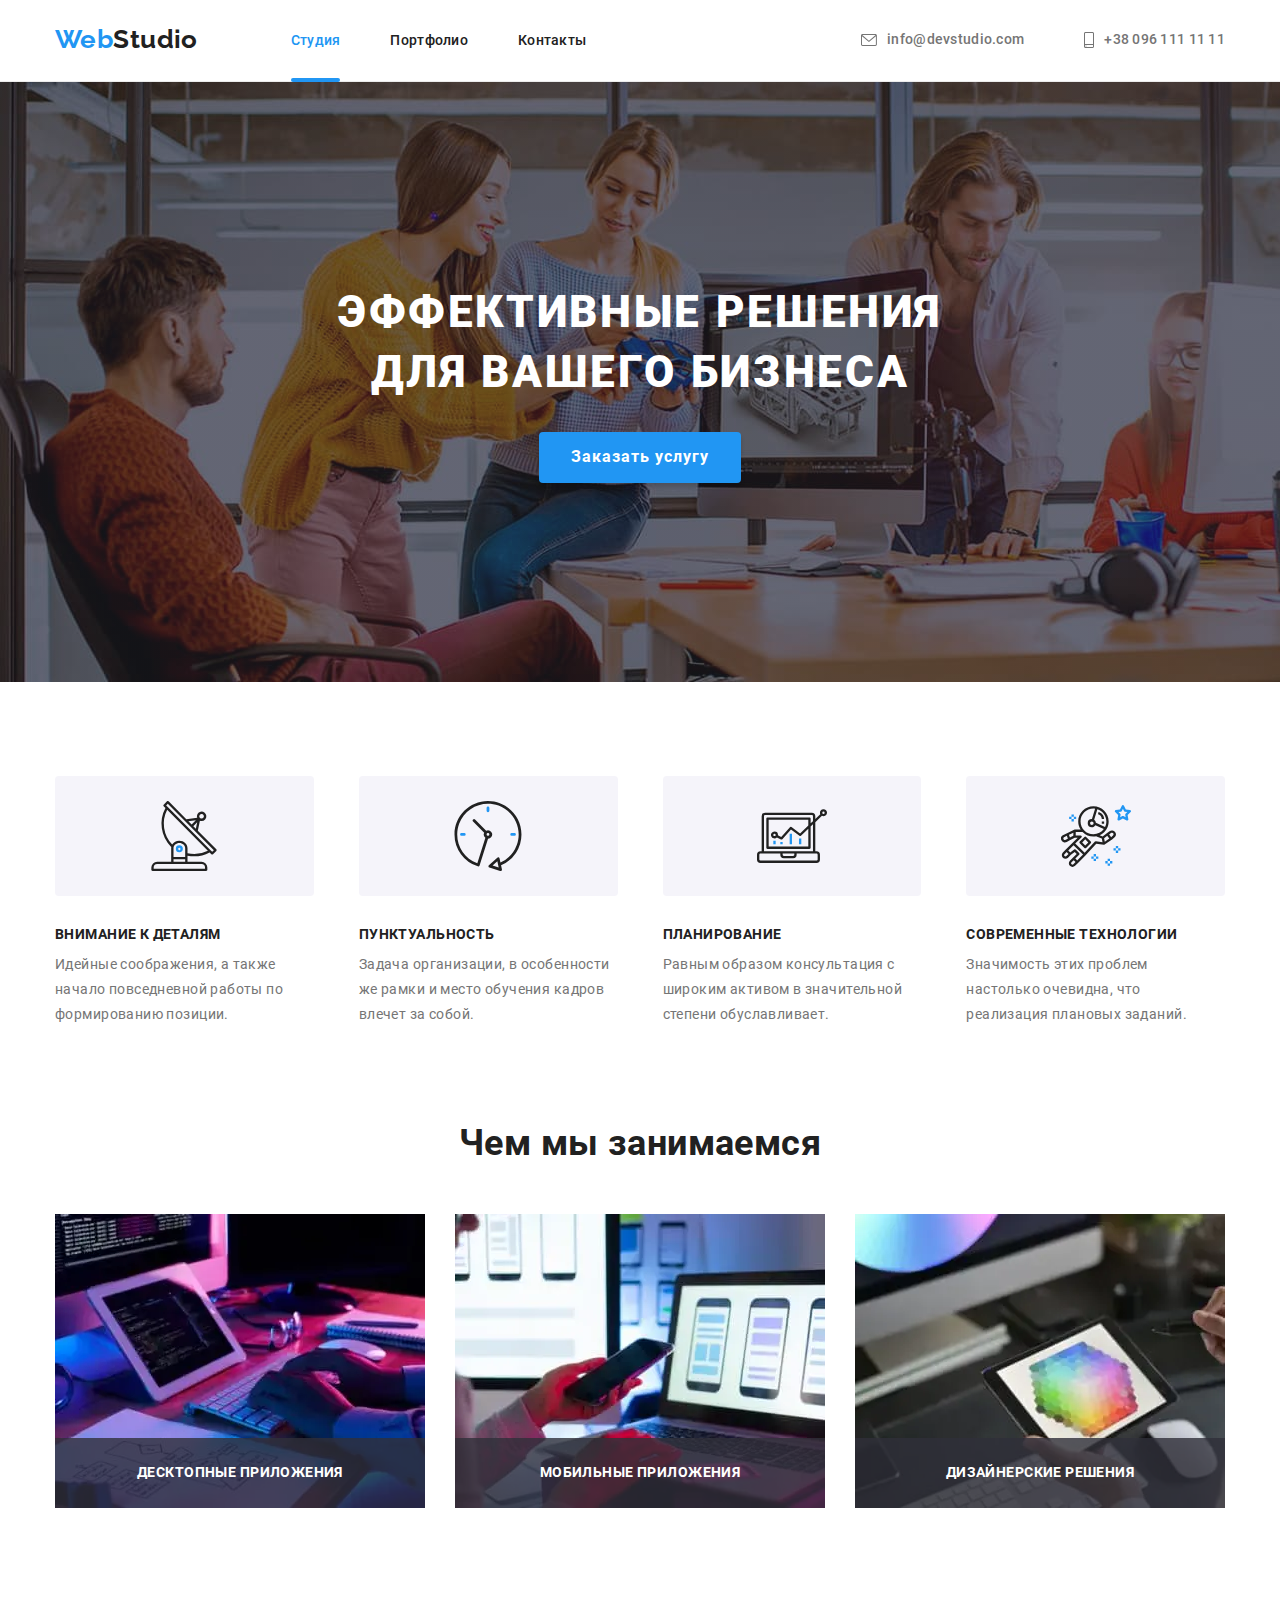
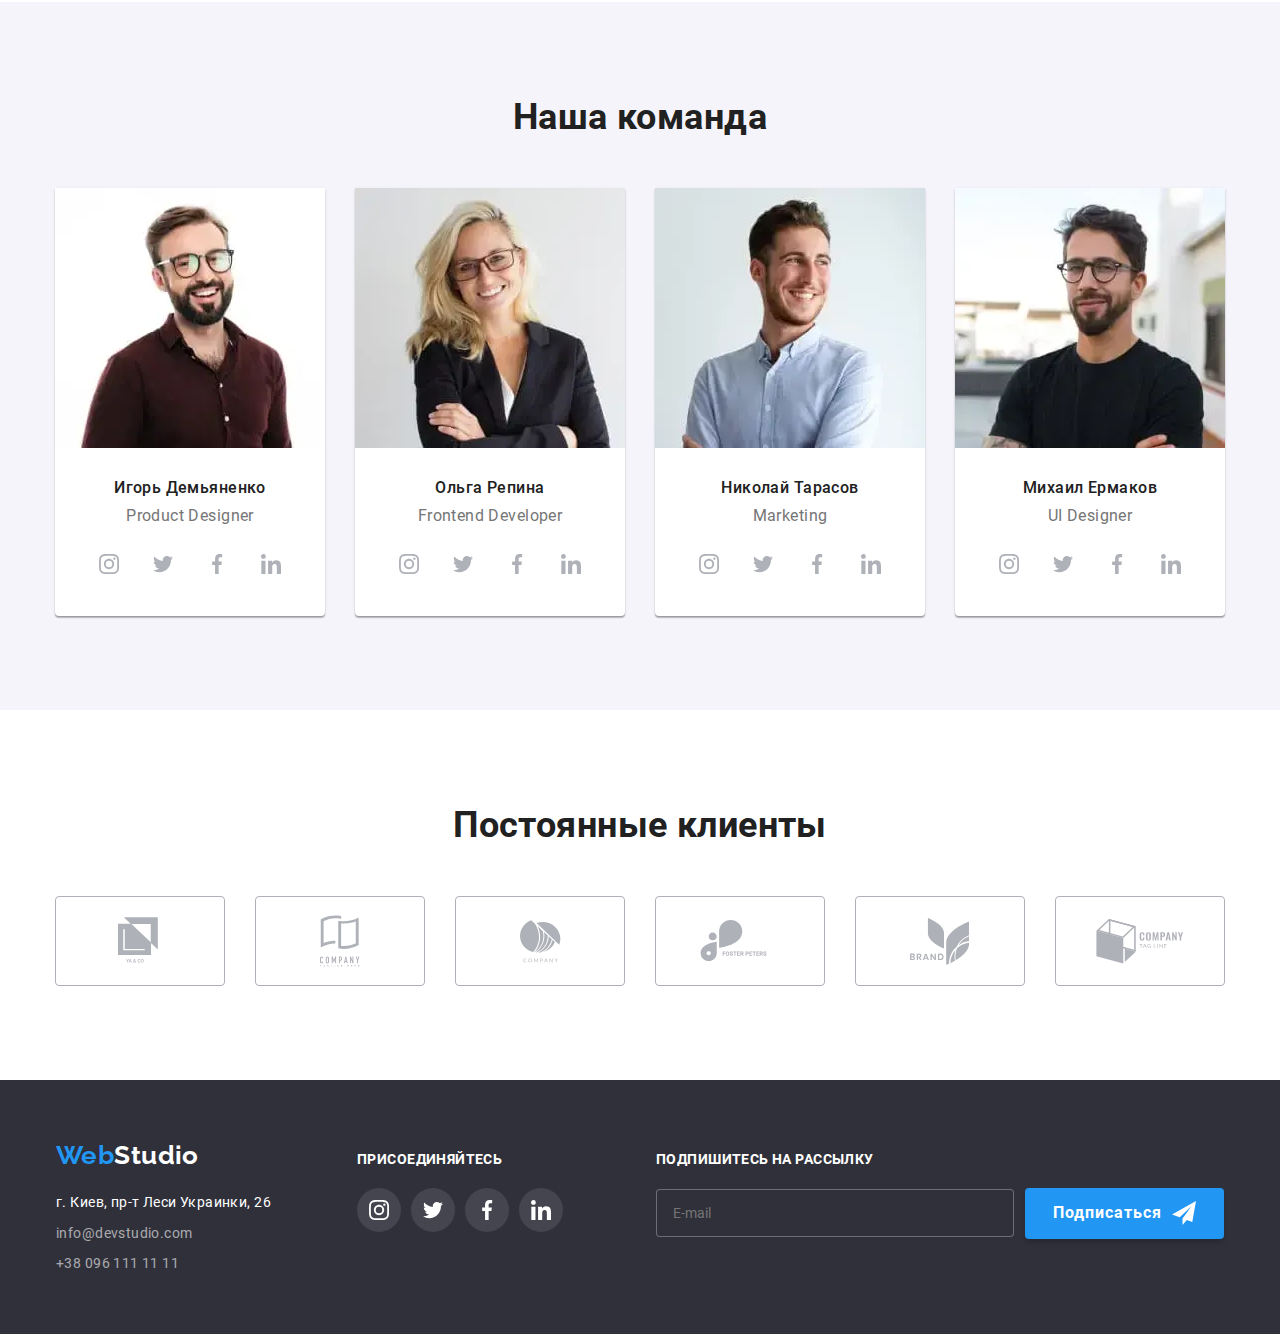
<file: index.html>
<!DOCTYPE html>
<html lang="ru">

<head>
  <meta charset="UTF-8" />
  <meta name="viewport" content="width=device-width, initial-scale=1.0" />
  <title>Студия</title>
  <link rel="stylesheet" href="./css/main.min.css" />
</head>

<body class="page">
  <header class="header">
    <div class="container header-container">
      <nav class="navigation">
        <a href="./" lang="en" class="logo__top link">Web<span class="logo__top--color">Studio</span></a>
        <button type="button" class="menu__btn" aria-expanded="false" aria-controls="menu__container" data-menu-button>
          <svg width="40" height="40" aria-label="Переключатель меню">
            <use class="menu__icon" href="./images/sprite.svg#icon-mobmenu"></use>
            <use class="menu__icon-close" href="./images/sprite.svg#icon-close-mobmenu"></use>
          </svg>
        </button>

        <div class="menu__container" id="menu__container" data-menu>
          <ul class="navbar list">
            <li class="navbar__item">
              <a href="./" class="navbar__link link current">Студия</a></li>
            <li class="navbar__item"><a href="./portfolio.html" class="navbar__link link">Портфолио</a></li>
            <li class="navbar__item"><a href="#anc-footer" class="navbar__link link">Контакты</a></li>
          </ul>


          <ul class="top-contacts list">
            <li class="top-contacts__item">
              <a href="mailto:info@devstudio.com" class="top-contacts__link  link flex">
                <svg class="top-contacts__icon" width="16px" height="12px">
                  <use href="./images/sprite.svg#icon-envelope"></use>
                </svg>info@devstudio.com</a></li>
            <li class="top-contacts__item"><a href="tel:+380961111111" class="top-contacts__link link  flex"><svg
                  class="top-contacts__icon" width="10px" height="16px">
                  <use href="./images/sprite.svg#icon-smartphone"></use>
                </svg>+38 096 111 11 11</a></li>
          </ul>
        </div>
      </nav>
    </div>
  </header>
  <main class="main">

    <section class="hero">
      <div class="container hero-container">
        <h1 class="hero__title">
          Эффективные решения для вашего бизнеса
        </h1>

        <button data-modal-open type="button" class="button hero__button">Заказать услугу</button>
      </div>
    </section>

    <section class="features">
      <div class="container features-container">
        <ul class="features__list  list">
          <li class="features__item item">
            <h3 class="features__title">Внимание к деталям</h3>
            <p class="features__text">
              Идейные соображения, а также начало повседневной работы по
              формированию позиции.
            </p>
          </li>
          <li class="features__item item">
            <h3 class="features__title">Пунктуальность</h3>
            <p class="features__text">
              Задача организации, в особенности же рамки и место обучения кадров
              влечет за собой.
            </p>
          </li>
          <li class="features__item  item">
            <h3 class="features__title">Планирование</h3>
            <p class="features__text">
              Равным образом консультация с широким активом в значительной
              степени обуславливает.
            </p>
          </li>
          <li class="features__item  item">
            <h3 class="features__title">Современные технологии</h3>
            <p class="features__text">
              Значимость этих проблем настолько очевидна, что реализация
              плановых заданий.
            </p>
          </li>
        </ul>
      </div>
    </section>



    <section class="section work">
      <div class="container work-container">
        <h2 class="work__title  section__title">Чем мы занимаемся</h2>
        <ul class="work__list list flex">
          <li class="work__item item">
            <div class="work__thumb">
              <picture>
                <source srcset="./images/box1.webp 1x, ./images/box1@2x.webp 2x" type="image/webp"
                  media="(min-width: 1200px)" />
                <source srcset="./images/box1.jpg 1x, ./images/box1@2x.jpg 2x" media="(min-width: 1200px)" />
                <img src="./images/box1.jpg" alt="Человек работает за компютером" width="370" />
              </picture>
              <p class="work__subtitle">Десктопные приложения</p>
            </div>
          </li>


          <li class="work__item item">
            <div class="work__thumb">
              <picture>
                <source srcset="./images/box2.webp 1x, ./images/box2@2x.webp 2x" type="image/webp"
                  media="(min-width: 1200px)" />
                <source srcset="./images/box2.jpg 1x, ./images/box2@2x.jpg 2x" media="(min-width: 1200px)" />
                <img src="./images/box2.jpg" alt="Мобильный телефон на фоне ноутбука" width="370" />
              </picture>
              <p class="work__subtitle">Мобильные приложения</p>
            </div>
          </li>
          <li class="work__item item">
            <div class="work__thumb">
              <picture>
                <source srcset="./images/box3.webp 1x, ./images/box3@2x.webp 2x" type="image/webp"
                  media="(min-width: 1200px)" />
                <source srcset="./images/box3.jpg 1x, ./images/box3@2x.jpg 2x" media="(min-width: 1200px)" />
                <img src="./images/box3.jpg" alt="Человек рассматривает палитру цветов на планшете" width="370" />
              </picture>
              <p class="work__subtitle">Дизайнерские решения</p>
            </div>
          </li>
        </ul>
      </div>

    </section>


    <section class="section team">
      <div class="container team-container">
        <h2 class="section__title team__title">Наша команда</h2>
        <ul class="team__list   list">
          <li class="team__item  item">
            <picture>
              <source srcset="./images/team1.webp 1x, ./images/team1@2x.webp 2x" type="image/webp"
                media="(min-width: 1200px)" />
              <source srcset="./images/team1-tablet.webp 1x, ./images/team1-tablet@2x.webp 2x" type="image/webp"
                media="(min-width: 768px)" />
              <source srcset="./images/team1-mobile.webp 1x, ./images/team1-mobile@2x.webp 2x" type="image/webp"
                media="(max-width: 767px)" />
              <source srcset="./images/team1.jpg 1x, ./images/team1@2x.jpg 2x" media="(min-width: 1200px)" />
              <source srcset="./images/team1-tablet.jpg 1x, ./images/team1-tablet@2x.jpg 2x"
                media="(min-width: 768px)" />
              <source srcset="./images/team1-mobile.jpg 1x, ./images/team1-mobile@2x.jpg 2x"
                media="(max-width: 767px)" />
              <img src="./images/team1.jpg" alt="Фото Демьяненко" />
            </picture>
            <div class="team__about">
              <h3 class="team__header">Игорь Демьяненко</h3>
              <p class="team__skill">Product Designer</p>
              <ul class="social	list">
                <li class="social__item">
                  <a href="https://instagram.com/" class="social__link link" target="_blank" rel="noopener noreferrer"
                    aria-label="ссылка Инстаграм">
                    <svg class="social__icon">
                      <use href="./images/sprite.svg#icon-instagram"></use>
                    </svg>
                  </a>
                </li>
                <li class="social__item">
                  <a href="https://twitter.com/" class="social__link link" target="_blank" rel="noopener noreferrer"
                    aria-label="ссылка Твиттер">
                    <svg class="social__icon">
                      <use href="./images/sprite.svg#icon-twitter"></use>
                    </svg>
                  </a>
                </li>
                <li class="social__item">
                  <a href="https://facebook.com/" class="social__link link" target="_blank" rel="noopener noreferrer"
                    aria-label="ссылка Фейсбук">
                    <svg class="social__icon">
                      <use href="./images/sprite.svg#icon-facebook"></use>
                    </svg>
                  </a>
                </li>
                <li class="social__item">
                  <a href="https://linkedin.com/" class="social__link link" target="_blank" rel="noopener noreferrer"
                    aria-label="ссылка Линкедин">
                    <svg class="social__icon">
                      <use href="./images/sprite.svg#icon-linkedin"></use>
                    </svg>
                  </a>
                </li>
              </ul>

            </div>
          </li>
          <li class="team__item  item">
            <picture>
              <source srcset="./images/team2.webp 1x, ./images/team2@2x.webp 2x" type="image/webp"
                media="(min-width: 1200px)" />
              <source srcset="./images/team2-tablet.webp 1x, ./images/team2-tablet@2x.webp 2x" type="image/webp"
                media="(min-width: 768px)" />
              <source srcset="./images/team2-mobile.webp 1x, ./images/team2-mobile@2x.webp 2x" type="image/webp"
                media="(max-width: 767px)" />
              <source srcset="./images/team2.jpg 1x, ./images/team2@2x.jpg 2x" media="(min-width: 1200px)" />
              <source srcset="./images/team2-tablet.jpg 1x, ./images/team2-tablet@2x.jpg 2x"
                media="(min-width: 768px)" />
              <source srcset="./images/team2-mobile.jpg 1x, ./images/team2-mobile@2x.jpg 2x"
                media="(max-width: 767px)" />
              <img src="./images/team2.jpg" alt="Фото Репина" />
            </picture>
            <div class="team__about">
              <h3 class="team__header">Ольга Репина</h3>
              <p class="team__skill">Frontend Developer</p>
              <ul class="social	list">
                <li class="social__item">
                  <a href="https://instagram.com/" class="social__link link" target="_blank" rel="noopener noreferrer"
                    aria-label="ссылка Инстаграм">
                    <svg class="social__icon">
                      <use href="./images/sprite.svg#icon-instagram"></use>
                    </svg>
                  </a>
                </li>
                <li class="social__item">
                  <a href="https://twitter.com/" class="social__link link" target="_blank" rel="noopener noreferrer"
                    aria-label="ссылка Твиттер">
                    <svg class="social__icon">
                      <use href="./images/sprite.svg#icon-twitter"></use>
                    </svg>
                  </a>
                </li>
                <li class="social__item">
                  <a href="https://facebook.com/" class="social__link link" target="_blank" rel="noopener noreferrer"
                    aria-label="ссылка Фейсбук">
                    <svg class="social__icon">
                      <use href="./images/sprite.svg#icon-facebook"></use>
                    </svg>
                  </a>
                </li>
                <li class="social__item">
                  <a href="https://linkedin.com/" class="social__link link" target="_blank" rel="noopener noreferrer"
                    aria-label="ссылка Линкедин">
                    <svg class="social__icon">
                      <use href="./images/sprite.svg#icon-linkedin"></use>
                    </svg>
                  </a>
                </li>
              </ul>

            </div>
          </li>
          <li class="team__item  item">
            <picture>
              <source srcset="./images/team3.webp 1x, ./images/team3@2x.webp 2x" type="image/webp"
                media="(min-width: 1200px)" />
              <source srcset="./images/team3-tablet.webp 1x, ./images/team3-tablet@2x.webp 2x" type="image/webp"
                media="(min-width: 768px)" />
              <source srcset="./images/team3-mobile.webp 1x, ./images/team3-mobile@2x.webp 2x" type="image/webp"
                media="(max-width: 767px)" />
              <source srcset="./images/team3.jpg 1x, ./images/team3@2x.jpg 2x" media="(min-width: 1200px)" />
              <source srcset="./images/team3-tablet.jpg 1x, ./images/team3-tablet@2x.jpg 2x"
                media="(min-width: 768px)" />
              <source srcset="./images/team3-mobile.jpg 1x, ./images/team3-mobile@2x.jpg 2x"
                media="(max-width: 767px)" />
              <img src="./images/team3.jpg" alt="Фото Тарасова" />
            </picture>
            <div class="team__about">
              <h3 class="team__header">Николай Тарасов</h3>
              <p class="team__skill">Marketing</p>
              <ul class="social	list">
                <li class="social__item">
                  <a href="https://instagram.com/" class="social__link link" target="_blank" rel="noopener noreferrer"
                    aria-label="ссылка Инстаграм">
                    <svg class="social__icon">
                      <use href="./images/sprite.svg#icon-instagram"></use>
                    </svg>
                  </a>
                </li>
                <li class="social__item">
                  <a href="https://twitter.com/" class="social__link link" target="_blank" rel="noopener noreferrer"
                    aria-label="ссылка Твиттер">
                    <svg class="social__icon">
                      <use href="./images/sprite.svg#icon-twitter"></use>
                    </svg>
                  </a>
                </li>
                <li class="social__item">
                  <a href="https://facebook.com/" class="social__link link" target="_blank" rel="noopener noreferrer"
                    aria-label="ссылка Фейсбук">
                    <svg class="social__icon">
                      <use href="./images/sprite.svg#icon-facebook"></use>
                    </svg>
                  </a>
                </li>
                <li class="social__item">
                  <a href="https://linkedin.com/" class="social__link link" target="_blank" rel="noopener noreferrer"
                    aria-label="ссылка Линкедин">
                    <svg class="social__icon">
                      <use href="./images/sprite.svg#icon-linkedin"></use>
                    </svg>
                  </a>
                </li>
              </ul>
            </div>
          </li>
          <li class="team__item  item">
            <picture>
              <source srcset="./images/team4.webp 1x, ./images/team4@2x.webp 2x" type="image/webp"
                media="(min-width: 1200px)" />
              <source srcset="./images/team4-tablet.webp 1x, ./images/team4-tablet@2x.webp 2x" type="image/webp"
                media="(min-width: 768px)" />
              <source srcset="./images/team4-mobile.webp 1x, ./images/team4-mobile@2x.webp 2x" type="image/webp"
                media="(max-width: 767px)" />
              <source srcset="./images/team4.jpg 1x, ./images/team4@2x.jpg 2x" media="(min-width: 1200px)" />
              <source srcset="./images/team4-tablet.jpg 1x, ./images/team4-tablet@2x.jpg 2x"
                media="(min-width: 768px)" />
              <source srcset="./images/team4-mobile.jpg 1x, ./images/team4-mobile@2x.jpg 2x"
                media="(max-width: 767px)" />
              <img src="./images/team4.jpg" alt="Фото Михаила Ермакова" />
            </picture>
            <div class="team__about">
              <h3 class="team__header">Михаил Ермаков</h3>
              <p class="team__skill">UI Designer</p>
              <ul class="social	list">
                <li class="social__item">
                  <a href="https://instagram.com/" class="social__link link" target="_blank" rel="noopener noreferrer"
                    aria-label="ссылка Инстаграм">
                    <svg class="social__icon">
                      <use href="./images/sprite.svg#icon-instagram"></use>
                    </svg>
                  </a>
                </li>
                <li class="social__item">
                  <a href="https://twitter.com/" class="social__link link" target="_blank" rel="noopener noreferrer"
                    aria-label="ссылка Твиттер">
                    <svg class="social__icon">
                      <use href="./images/sprite.svg#icon-twitter"></use>
                    </svg>
                  </a>
                </li>
                <li class="social__item">
                  <a href="https://facebook.com/" class="social__link link" target="_blank" rel="noopener noreferrer"
                    aria-label="ссылка Фейсбук">
                    <svg class="social__icon">
                      <use href="./images/sprite.svg#icon-facebook"></use>
                    </svg>
                  </a>
                </li>
                <li class="social__item">
                  <a href="https://linkedin.com/" class="social__link link" target="_blank" rel="noopener noreferrer"
                    aria-label="ссылка Линкедин">
                    <svg class="social__icon">
                      <use href="./images/sprite.svg#icon-linkedin"></use>
                    </svg>
                  </a>
                </li>
              </ul>
            </div>
          </li>
        </ul>
      </div>
    </section>

    <section class="section clients">
      <div class="container clients-container">
        <h2 class="section__title clients__title">Постоянные клиенты</h2>
        <ul class="clients__list list">
          <li class="clients__item">
            <a href="#" class="clients__link link">
              <svg class="clients__icon" width="44px" height="49px">
                <use href="./images/sprite.svg#icon-client1"></use>
              </svg>
            </a>
          </li>
          <li class="clients__item">
            <a href="#" class="clients__link link"><svg class="clients__icon" width="40px" height="52px">
                <use href="./images/sprite.svg#icon-client2"></use>
              </svg>
            </a>
          </li>
          <li class="clients__item">
            <a href="#" class="clients__link link"><svg class="clients__icon" width="41px" height="43px">
                <use href="./images/sprite.svg#icon-client3"></use>
              </svg>
            </a>
          </li>
          <li class="clients__item">
            <a href="#" class="clients__link link"><svg class="clients__icon" width="80px" height="42px">
                <use href="./images/sprite.svg#icon-client4"></use>
              </svg>
            </a>
          </li>
          <li class="clients__item">
            <a href="#" class="clients__link link"><svg class="clients__icon" width="59px" height="47px">
                <use href="./images/sprite.svg#icon-client5"></use>
              </svg>
            </a>
          </li>
          <li class="clients__item">
            <a href="#" class="clients__link link"><svg class="clients__icon" width="88px" height="45px">
                <use href="./images/sprite.svg#icon-client6"></use>
              </svg>
            </a>
          </li>
        </ul>
      </div>
    </section>
  </main>


  <footer class="footer" id="anc-footer">
    <div class="container footer__container">
      <div class="address-container">
        <a href="./index.html" lang="en" class="logo__footer link">Web<span
            class="logo__footer--color">Studio</span></a>
        <address class="address">
          <ul class="contacts list">
            <li class="contacts__item">
              <a href="https://goo.gl/maps/YJkknToCqmc79AdV9" class="contacts__item--map  link">г. Киев, пр-т Леси
                Украинки,
                26</a>
            </li>
            <li class="contacts__item"><a href="mailto:info@devstudio.com"
                class="contacts__item--color  link">info@devstudio.com</a></li>
            <li class="contacts__item"><a href="tel:+380961111111" class="contacts__item--color link">+38 096 111 11
                11</a>
            </li>
          </ul>
        </address>
      </div>

      <div class="social-container">
        <b class="footer__title">Присоединяйтесь</b>
        <ul class="social__list list">
          <li class="social__item--footer">
            <a href="#" class="social__link link">
              <svg class="social__icon">
                <use href="./images/sprite.svg#icon-instagram"></use>
              </svg>
            </a>
          </li>
          <li class="social__item--footer">
            <a href="#" class="social__link link">
              <svg class="social__icon">
                <use href="./images/sprite.svg#icon-twitter"></use>
              </svg>
            </a>
          </li>
          <li class="social__item--footer">
            <a href="#" class="social__link link">
              <svg class="social__icon">
                <use href="./images/sprite.svg#icon-facebook"></use>
              </svg>
            </a>
          </li>
          <li class="social__item--footer">
            <a href="#" class="social__link link">
              <svg class="social__icon">
                <use href="./images/sprite.svg#icon-linkedin"></use>
              </svg>
            </a>
          </li>
        </ul>
      </div>

      <div class="subscribe">
        <form class="subscribe__form">

          <label for="sub-mail" class="subscribe__label">
            <b class="footer__title">Подпишитесь на рассылку</b>
          </label>
          <input type="email" name="user-mail" id="sub-mail" class="subscribe__input" placeholder="E-mail" required />
          <button type="submit" class="button"><span>Подписаться</span>
            <svg width="24px" height="24px" class="subscribe__icon">
              <use href="./images/sprite.svg#icon-footer-subscribe"></use>
            </svg>
          </button>
        </form>
      </div>
    </div>
  </footer>


  <div class="backdrop is-hidden" data-modal>
    <div class="modal">
      <div class="modal-icon">
        <button class="modal__close-button" data-modal-close>
          <svg class="modal__close-icon">
            <use href="./images/sprite.svg#icon-modal-close"></use>
          </svg>
        </button>
      </div>

      <form class="modal__form">
        <p class="modal__title">Оставьте свои данные, мы вам перезвоним</p>

        <div class="block-input">
          <label for="name">Имя</label>
          <div class="input-svg">
            <input type="text" name="name" id="name" class="modal__input" />
            <svg width="12" height="12" class="modal__icon">
              <use href="./images/sprite.svg#icon-modal-name"></use>
            </svg>
          </div>
        </div>

        <div class="block-input">
          <label for="tel">Телефон</label>
          <div class="input-svg">
            <input type="tel" name="tel" id="tel" class="modal__input" />
            <svg width="13" height="13" class="modal__icon">
              <use href="./images/sprite.svg#icon-modal-phone"></use>
            </svg>
          </div>
        </div>
        <div class="block-input">
          <label for="email">Почта</label>
          <div class="input-svg">
            <input type="email" name="email" id="email" class="modal__input" />
            <svg width="15" height="12" class="modal__icon">
              <use href="./images/sprite.svg#icon-modal-mail"></use>
            </svg>
          </div>
        </div>
        <div class="block-input">
          <label for="comment">Комментарий</label>
          <textarea name="comment" id="comment" placeholder="Введите текст"></textarea>
        </div>

        <div class="form-check">
          <label class="form-checkbox">
            <input type="checkbox" name="chekckbox" class="form-checkbox-input visually-hidden" />
            <span class="form-checkbox-custom"></span>
            <span class="form-checkbox-label">Соглашаюсь с рассылкой и принимаю
              <a href="#" class="form-checkbox-link">Условия договора</a>
            </span>
          </label>
        </div>
        <div class="modal__button">
          <button type="submit" class="button modal__submit">Отправить</button>
        </div>
      </form>

    </div>
  </div>
  <script src="./js/menu.js"></script>
  <script src="./js/modal.js"></script>
</body>

</html>
</file>
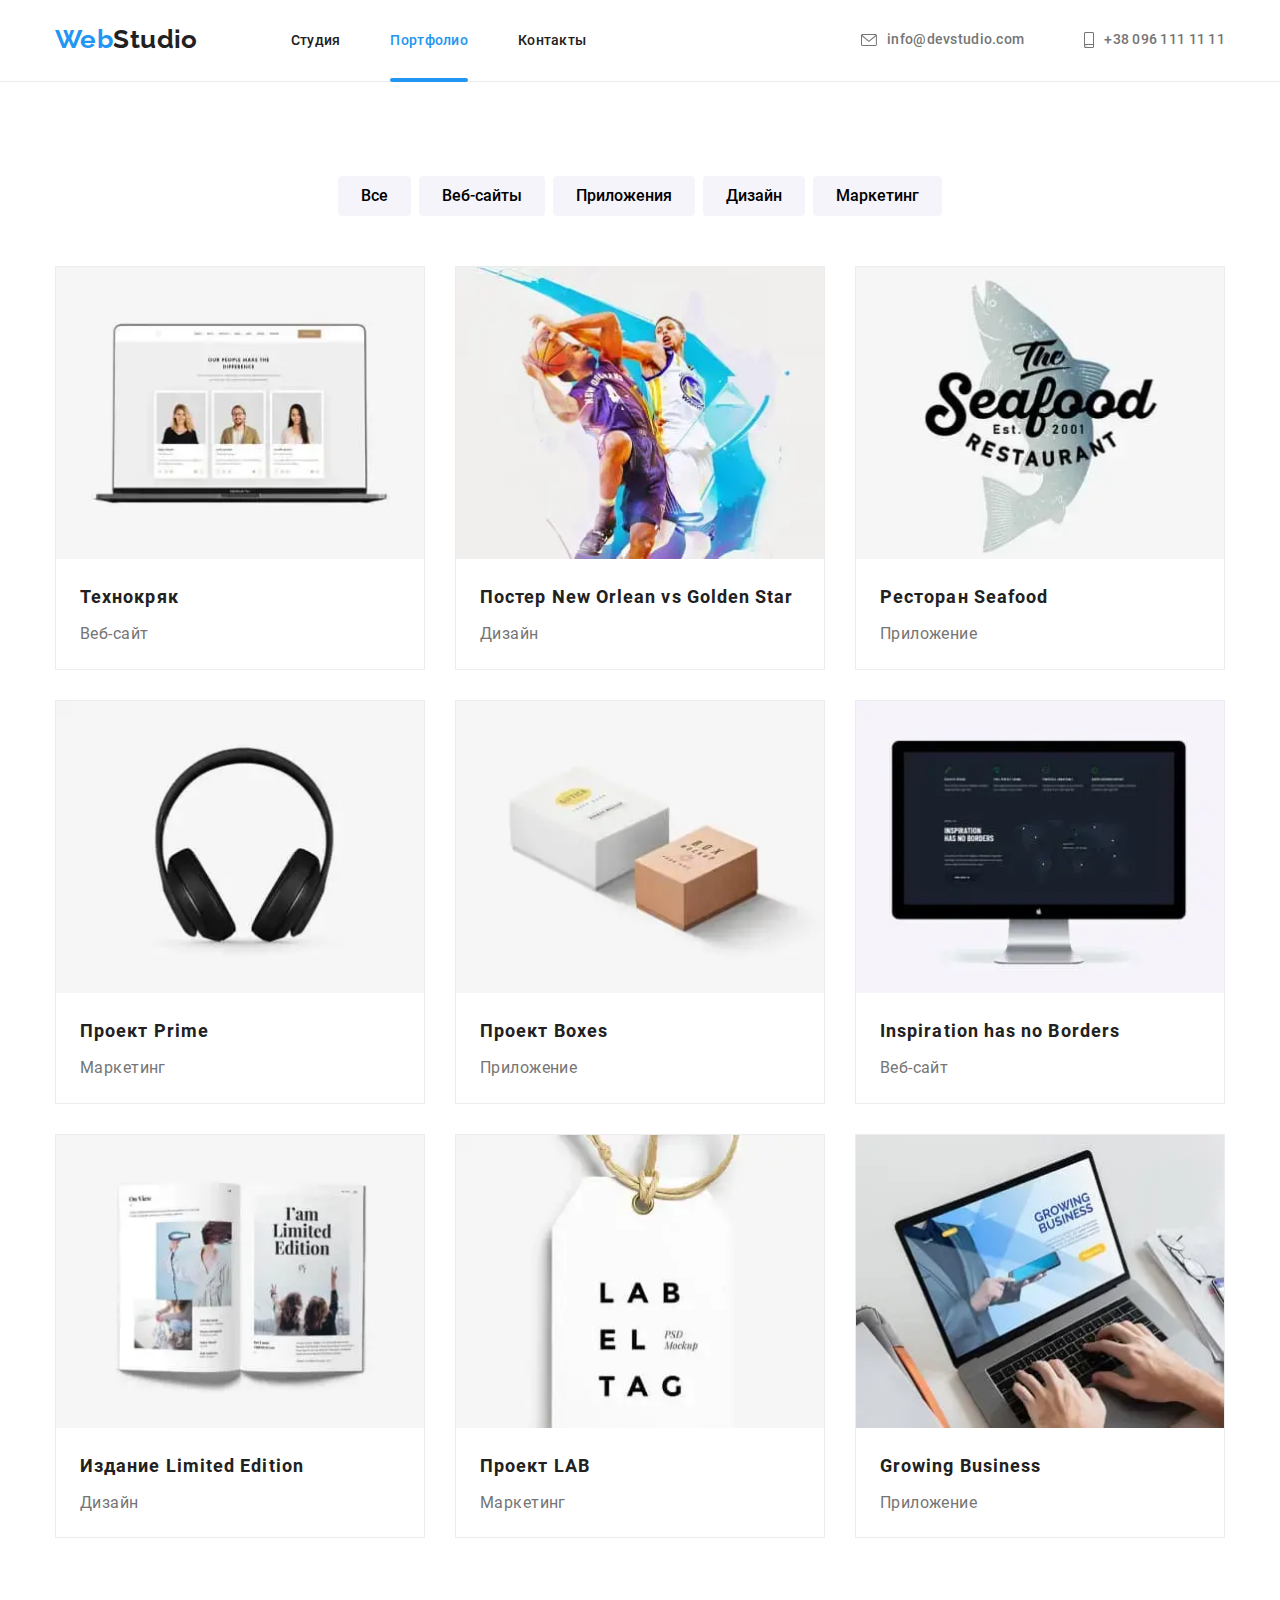
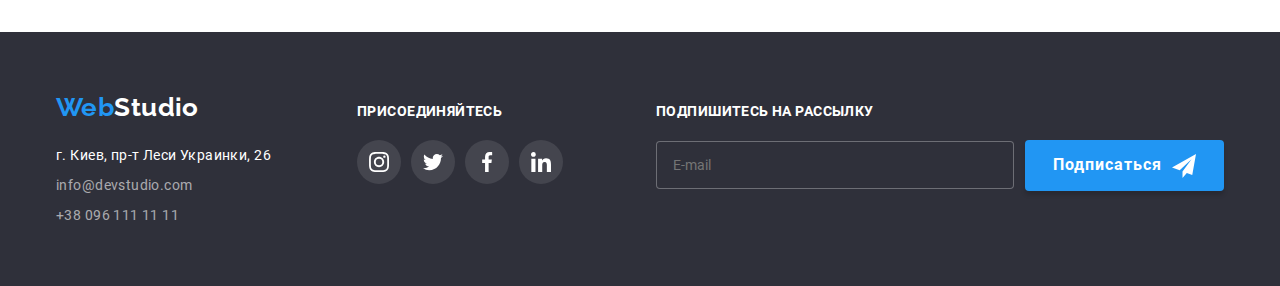
<file: portfolio.html>
<!DOCTYPE html>
<html lang="ru">

<head>
    <meta charset="UTF-8" />
    <meta name="viewport" content="width=device-width, initial-scale=1.0" />
    <title>Студия</title>
    <link rel="stylesheet" href="./css/portfolio.min.css" />
</head>

<body class="page">

    <!-- Шапка сайта -->
<header class="header">
    <div class="container header-container">
        <nav class="navigation">
            <a href="./" lang="en" class="logo__top link">Web<span class="logo__top--color">Studio</span></a>
            <button type="button" class="menu__btn" aria-expanded="false" aria-controls="menu__container"
                data-menu-button>
                <svg width="40" height="40" aria-label="Переключатель меню">
                    <use class="menu__icon" href="./images/sprite.svg#icon-mobmenu"></use>
                    <use class="menu__icon-close" href="./images/sprite.svg#icon-close-mobmenu"></use>
                </svg>
            </button>

            <div class="menu__container" id="menu__container" data-menu>
                <ul class="navbar list">
                    <li class="navbar__item">
                        <a href="./" class="navbar__link link">Студия</a></li>
                    <li class="navbar__item"><a href="./portfolio.html" class="navbar__link link current">Портфолио</a></li>
                    <li class="navbar__item"><a href="#anc-footer" class="navbar__link link">Контакты</a></li>
                </ul>


                <ul class="top-contacts list">
                    <li class="top-contacts__item">
                        <a href="mailto:info@devstudio.com" class="top-contacts__link  link flex">
                            <svg class="top-contacts__icon" width="16px" height="12px">
                                <use href="./images/sprite.svg#icon-envelope"></use>
                            </svg>info@devstudio.com</a></li>
                    <li class="top-contacts__item"><a href="tel:+380961111111"
                            class="top-contacts__link link  flex"><svg class="top-contacts__icon" width="10px"
                                height="16px">
                                <use href="./images/sprite.svg#icon-smartphone"></use>
                            </svg>+38 096 111 11 11</a></li>
                </ul>
            </div>
        </nav>
    </div>
</header>
    <main>

        <section class="section projects">
            <div class="container">
                <!-- Фільтри -->
                <ul class="filter list">
                    <li class="filter__item"><button type="button" class="filter__button">Все</button></li>
                    <li class="filter__item"><button type="button" class="filter__button">Веб-сайты</button></li>
                    <li class="filter__item"><button type="button" class="filter__button">Приложения</button></li>
                    <li class="filter__item"><button type="button" class="filter__button">Дизайн</button></li>
                    <li class="filter__item"><button type="button" class="filter__button">Маркетинг</button></li>
                </ul>

                <!-- Портфоліо -->
                <ul class="portfolio    list">
                    <li class="portfolio__item">
                        <a href="#" class="link  portfolio__link">
                            <div class="portfolio__thumb">
                                <picture>
                                    <source srcset="./images/p2site1.webp 1x, ./images/p2site1@2x.webp 2x" type="image/webp" media="(min-width: 1200px)" />
                                    <source srcset="./images/p2site1-tablet.webp 1x, ./images/p2site1-tablet@2x.webp 2x" type="image/webp"
                                        media="(min-width: 768px)" />
                                    <source srcset="./images/p2site1-mobile.webp 1x, ./images/p2site1-mobile@2x.webp 2x" type="image/webp"
                                        media="(max-width: 767px)" />
                                    <source srcset="./images/p2site1.jpg 1x, ./images/p2site1@2x.jpg 2x" media="(min-width: 1200px)" />
                                    <source srcset="./images/p2site1-tablet.jpg 1x, ./images/p2site1-tablet@2x.jpg 2x" media="(min-width: 768px)" />
                                    <source srcset="./images/p2site1-mobile.jpg 1x, ./images/p2site1-mobile@2x.jpg 2x" media="(max-width: 767px)" />
                                    <img src="./images/p2site1.jpg" alt="Пример проекта" />
                                </picture>
                                <p class="portfolio__label">Технокряк это современная площадка распространения
                                    коронавируса. Компании используют эту платформу для
                                    цифрового шпионажа и атак на защищённые сервера конкурентов.</p>
                            </div>
                            <div class="portfolio__caption">
                                <h3 class="portfolio__header">Технокряк</h3>
                                <p class="portfolio__category">Веб-сайт</p>
                            </div>
                        </a>
                    </li>
                    <li class="portfolio__item">
                        <a href="#" class="link  portfolio__link">
                            <div class="portfolio__thumb">
                            <picture>
                                <source srcset="./images/p2des1.webp 1x, ./images/p2des1@2x.webp 2x" type="image/webp" media="(min-width: 1200px)" />
                                <source srcset="./images/p2des1-tablet.webp 1x, ./images/p2des1-tablet@2x.webp 2x" type="image/webp"
                                    media="(min-width: 768px)" />
                                <source srcset="./images/p2des1-mobile.webp 1x, ./images/p2des1-mobile@2x.webp 2x" type="image/webp"
                                    media="(max-width: 767px)" />
                                <source srcset="./images/p2des1.jpg 1x, ./images/p2des1@2x.jpg 2x" media="(min-width: 1200px)" />
                                <source srcset="./images/p2des1-tablet.jpg 1x, ./images/p2des1-tablet@2x.jpg 2x" media="(min-width: 768px)" />
                                <source srcset="./images/p2des1-mobile.jpg 1x, ./images/p2des1-mobile@2x.jpg 2x" media="(max-width: 767px)" />
                                <img src="./images/p2des1.jpg" alt="Пример проекта" />
                            </picture>
                                <p class="portfolio__label">New Orlean vs Golden Star</p>
                            </div>
                            <div class="portfolio__caption">
                                <h3 class="portfolio__header">Постер New Orlean vs Golden Star</h3>
                                <p class="portfolio__category">Дизайн</p>
                            </div>
                        </a>
                    </li>
                    <li class="portfolio__item">
                        <a href="#" class="link  portfolio__link">
                            <div class="portfolio__thumb">
                            <picture>
                                <source srcset="./images/p2app1.webp 1x, ./images/p2app1@2x.webp 2x" type="image/webp" media="(min-width: 1200px)" />
                                <source srcset="./images/p2app1-tablet.webp 1x, ./images/p2app1-tablet@2x.webp 2x" type="image/webp"
                                    media="(min-width: 768px)" />
                                <source srcset="./images/p2app1-mobile.webp 1x, ./images/p2app1-mobile@2x.webp 2x" type="image/webp"
                                    media="(max-width: 767px)" />
                                <source srcset="./images/p2app1.jpg 1x, ./images/p2app1@2x.jpg 2x" media="(min-width: 1200px)" />
                                <source srcset="./images/p2app1-tablet.jpg 1x, ./images/p2app1-tablet@2x.jpg 2x" media="(min-width: 768px)" />
                                <source srcset="./images/p2app1-mobile.jpg 1x, ./images/p2app1-mobile@2x.jpg 2x" media="(max-width: 767px)" />
                                <img src="./images/p2app1.jpg" alt="Эмблема ресторана Seafood" />
                            </picture>
                                <p class="portfolio__label">Ресторан Seafood</p>
                            </div>
                            <div class="portfolio__caption">
                                <h3 class="portfolio__header">Ресторан Seafood</h3>
                                <p class="portfolio__category">Приложение</p>
                            </div>
                        </a>
                    </li>
                    <li class="portfolio__item">
                        <a href="#" class="link  portfolio__link">
                            <div class="portfolio__thumb">
                            <picture>
                                <source srcset="./images/p2mark1.webp 1x, ./images/p2mark1@2x.webp 2x" type="image/webp" media="(min-width: 1200px)" />
                                <source srcset="./images/p2mark1-tablet.webp 1x, ./images/p2mark1-tablet@2x.webp 2x" type="image/webp"
                                    media="(min-width: 768px)" />
                                <source srcset="./images/p2mark1-mobile.webp 1x, ./images/p2mark1-mobile@2x.webp 2x" type="image/webp"
                                    media="(max-width: 767px)" />
                                <source srcset="./images/p2mark1.jpg 1x, ./images/p2mark1@2x.jpg 2x" media="(min-width: 1200px)" />
                                <source srcset="./images/p2mark1-tablet.jpg 1x, ./images/p2mark1-tablet@2x.jpg 2x" media="(min-width: 768px)" />
                                <source srcset="./images/p2mark1-mobile.jpg 1x, ./images/p2mark1-mobile@2x.jpg 2x" media="(max-width: 767px)" />
                                <img src="./images/p2mark1.jpg" alt="Пример проекта для компании Prime" />
                            </picture>
                                <p class="portfolio__label">Проект Prime</p>
                            </div>
                            <div class="portfolio__caption">
                                <h3 class="portfolio__header">Проект Prime</h3>
                                <p class="portfolio__category">Маркетинг</p>
                            </div>
                        </a>
                    </li>
                    <li class="portfolio__item">
                        <a href="#" class="link  portfolio__link">
                            <div class="portfolio__thumb">
                                <picture>
                                    <source srcset="./images/p2app2.webp 1x, ./images/p2app2@2x.webp 2x" type="image/webp" media="(min-width: 1200px)" />
                                    <source srcset="./images/p2app2-tablet.webp 1x, ./images/p2app2-tablet@2x.webp 2x" type="image/webp"
                                        media="(min-width: 768px)" />
                                    <source srcset="./images/p2app2-mobile.webp 1x, ./images/p2app2-mobile@2x.webp 2x" type="image/webp"
                                        media="(max-width: 767px)" />
                                    <source srcset="./images/p2app2.jpg 1x, ./images/p2app2@2x.jpg 2x" media="(min-width: 1200px)" />
                                    <source srcset="./images/p2app2-tablet.jpg 1x, ./images/p2app2-tablet@2x.jpg 2x" media="(min-width: 768px)" />
                                    <source srcset="./images/p2app2-mobile.jpg 1x, ./images/p2app2-mobile@2x.jpg 2x" media="(max-width: 767px)" />
                                    <img src="./images/p2app2.jpg" alt="Пример проекта для компании Boxes" />
                                </picture>
                                <p class="portfolio__label">Проект Boxes</p>
                            </div>
                            <div class="portfolio__caption">
                                <h3 class="portfolio__header">Проект Boxes</h3>
                                <p class="portfolio__category">Приложение</p>
                            </div>
                        </a>
                    </li>
                    <li class="portfolio__item">
                        <a href="#" class="link  portfolio__link">
                            <div class="portfolio__thumb">
                            <picture>
                                <source srcset="./images/p2site2.webp 1x, ./images/p2site2@2x.webp 2x" type="image/webp" media="(min-width: 1200px)" />
                                <source srcset="./images/p2site2-tablet.webp 1x, ./images/p2site2-tablet@2x.webp 2x" type="image/webp"
                                    media="(min-width: 768px)" />
                                <source srcset="./images/p2site2-mobile.webp 1x, ./images/p2site2-mobile@2x.webp 2x" type="image/webp"
                                    media="(max-width: 767px)" />
                                <source srcset="./images/p2site2.jpg 1x, ./images/p2site2@2x.jpg 2x" media="(min-width: 1200px)" />
                                <source srcset="./images/p2site2-tablet.jpg 1x, ./images/p2site2-tablet@2x.jpg 2x" media="(min-width: 768px)" />
                                <source srcset="./images/p2site2-mobile.jpg 1x, ./images/p2site2-mobile@2x.jpg 2x" media="(max-width: 767px)" />
                                <img src="./images/p2site2.jpg" alt="Пример проекта Inspiration has no Borders" />
                            </picture>
                                <p class="portfolio__label">Inspiration has no Borders</p>
                            </div>
                            <div class="portfolio__caption">
                                <h3 class="portfolio__header">Inspiration has no Borders</h3>
                                <p class="portfolio__category">Веб-сайт</p>
                            </div>
                        </a>
                    </li>
                    <li class="portfolio__item">
                        <a href="#" class="link  portfolio__link">
                            <div class="portfolio__thumb">
                            <picture>
                                <source srcset="./images/p2des2.webp 1x, ./images/p2des2@2x.webp 2x" type="image/webp" media="(min-width: 1200px)" />
                                <source srcset="./images/p2des2-tablet.webp 1x, ./images/p2des2-tablet@2x.webp 2x" type="image/webp"
                                    media="(min-width: 768px)" />
                                <source srcset="./images/p2des2-mobile.webp 1x, ./images/p2des2-mobile@2x.webp 2x" type="image/webp"
                                    media="(max-width: 767px)" />
                                <source srcset="./images/p2des2.jpg 1x, ./images/p2des2@2x.jpg 2x" media="(min-width: 1200px)" />
                                <source srcset="./images/p2des2-tablet.jpg 1x, ./images/p2des2-tablet@2x.jpg 2x" media="(min-width: 768px)" />
                                <source srcset="./images/p2des2-mobile.jpg 1x, ./images/p2des2-mobile@2x.jpg 2x" media="(max-width: 767px)" />
                                <img src="./images/p2des2.jpg" alt="Пример проекта для издания Limited Edition" />
                            </picture>
                                <p class="portfolio__label">Издание Limited Edition</p>
                            </div>
                            <div class="portfolio__caption">
                                <h3 class="portfolio__header">Издание Limited Edition</h3>
                                <p class="portfolio__category">Дизайн</p>
                            </div>
                        </a>
                    </li>
                    <li class="portfolio__item">
                        <a href="#" class="link  portfolio__link">
                            <div class="portfolio__thumb">
                            <picture>
                                <source srcset="./images/p2mark2.webp 1x, ./images/p2mark2@2x.webp 2x" type="image/webp" media="(min-width: 1200px)" />
                                <source srcset="./images/p2mark2-tablet.webp 1x, ./images/p2mark2-tablet@2x.webp 2x" type="image/webp"
                                    media="(min-width: 768px)" />
                                <source srcset="./images/p2mark2-mobile.webp 1x, ./images/p2mark2-mobile@2x.webp 2x" type="image/webp"
                                    media="(max-width: 767px)" />
                                <source srcset="./images/p2mark2.jpg 1x, ./images/p2mark2@2x.jpg 2x" media="(min-width: 1200px)" />
                                <source srcset="./images/p2mark2-tablet.jpg 1x, ./images/p2mark2-tablet@2x.jpg 2x" media="(min-width: 768px)" />
                                <source srcset="./images/p2mark2-mobile.jpg 1x, ./images/p2mark2-mobile@2x.jpg 2x" media="(max-width: 767px)" />
                                <img src="./images/p2mark2.jpg" alt="Пример проекта для компании LAB" />
                            </picture>
                                <p class="portfolio__label">Проект LAB</p>
                            </div>
                            <div class="portfolio__caption">
                                <h3 class="portfolio__header">Проект LAB</h3>
                                <p class="portfolio__category">Маркетинг</p>
                            </div>
                        </a>
                    </li>
                    <li class="portfolio__item">
                        <a href="#" class="link  portfolio__link">
                            <div class="portfolio__thumb">
                                <picture>
                                    <source srcset="./images/p2app3.webp 1x, ./images/p2app3@2x.webp 2x" type="image/webp" media="(min-width: 1200px)" />
                                    <source srcset="./images/p2app3-tablet.webp 1x, ./images/p2app3-tablet@2x.webp 2x" type="image/webp"
                                        media="(min-width: 768px)" />
                                    <source srcset="./images/p2app3-mobile.webp 1x, ./images/p2app3-mobile@2x.webp 2x" type="image/webp"
                                        media="(max-width: 767px)" />
                                    <source srcset="./images/p2app3.jpg 1x, ./images/p2app3@2x.jpg 2x" media="(min-width: 1200px)" />
                                    <source srcset="./images/p2app3-tablet.jpg 1x, ./images/p2app3-tablet@2x.jpg 2x" media="(min-width: 768px)" />
                                    <source srcset="./images/p2app3-mobile.jpg 1x, ./images/p2app3-mobile@2x.jpg 2x" media="(max-width: 767px)" />
                                    <img src="./images/p2app3.jpg" alt="Пример проекта для компании Growing Busines" />
                                </picture>
                                <p class="portfolio__label">Growing Business</p>
                            </div>
                            <div class="portfolio__caption">
                                <h3 class="portfolio__header">Growing Business</h3>
                                <p class="portfolio__category">Приложение</p>
                            </div>
                        </a>
                    </li>
                </ul>
            </div>
        </section>

    </main>
<!-- Подвал -->
<footer class="footer" id="anc-footer">
    <div class="container footer__container">
        <div class="address-container">
            <a href="./index.html" lang="en" class="logo__footer link">Web<span
                    class="logo__footer--color">Studio</span></a>
            <address class="address">
                <ul class="contacts list">
                    <li class="contacts__item">
                        <a href="https://goo.gl/maps/YJkknToCqmc79AdV9" class="contacts__item--map link">г. Киев, пр-т
                            Леси
                            Украинки,
                            26</a>
                    </li>
                    <li class="contacts__item"><a href="mailto:info@devstudio.com"
                            class="contacts__item--color link">info@devstudio.com</a></li>
                    <li class="contacts__item"><a href="tel:+380961111111" class="contacts__item--color link">+38 096
                            111 11
                            11</a>
                    </li>
                </ul>
            </address>
        </div>

        <div class="social-container">
            <b class="footer__title">Присоединяйтесь</b>
            <ul class="social__list list">
                <li class="social__item--footer">
                    <a href="#" class="social__link link">
                        <svg class="social__icon">
                            <use href="./images/sprite.svg#icon-instagram"></use>
                        </svg>
                    </a>
                </li>
                <li class="social__item--footer">
                    <a href="#" class="social__link link">
                        <svg class="social__icon">
                            <use href="./images/sprite.svg#icon-twitter"></use>
                        </svg>
                    </a>
                </li>
                <li class="social__item--footer">
                    <a href="#" class="social__link link">
                        <svg class="social__icon">
                            <use href="./images/sprite.svg#icon-facebook"></use>
                        </svg>
                    </a>
                </li>
                <li class="social__item--footer">
                    <a href="#" class="social__link link">
                        <svg class="social__icon">
                            <use href="./images/sprite.svg#icon-linkedin"></use>
                        </svg>
                    </a>
                </li>
            </ul>
        </div>

        <div class="subscribe">
            <form class="subscribe__form">

                <label for="sub-mail" class="subscribe__label">
                    <b class="footer__title">Подпишитесь на рассылку</b>
                </label>
                <input type="email" name="user-mail" id="sub-mail" class="subscribe__input" placeholder="E-mail"
                    required />
                <button type="submit" class="button"><span>Подписаться</span>
                    <svg width="24px" height="24px" class="subscribe__icon">
                        <use href="./images/sprite.svg#icon-footer-subscribe"></use>
                    </svg>
                </button>
            </form>
        </div>
    </div>
</footer>
<script src="./js/menu.js"></script>
</body>

</html>
</file>
<file: css/main.min.css>
/*! modern-normalize v0.7.0 | MIT License | https://github.com/sindresorhus/modern-normalize */html{-webkit-box-sizing:border-box;box-sizing:border-box}*,*::before,*::after{-webkit-box-sizing:inherit;box-sizing:inherit;padding:0;margin:0}:root{-moz-tab-size:4;-o-tab-size:4;tab-size:4}html{line-height:1.15;-webkit-text-size-adjust:100%}body{margin:0}body{font-family:system-ui, -apple-system, "Segoe UI", Roboto, Helvetica, Arial, sans-serif, "Apple Color Emoji", "Segoe UI Emoji"}hr{height:0}abbr[title]{-webkit-text-decoration:underline dotted;text-decoration:underline dotted}b,strong{font-weight:bolder}code,kbd,pre,samp{font-family:ui-monospace, SFMono-Regular, Consolas, "Liberation Mono", Menlo, monospace;font-size:1em}small{font-size:80%}sub,sup{font-size:75%;line-height:0;position:relative;vertical-align:baseline}sub{bottom:-0.25em}sup{top:-0.5em}button,input,optgroup,select,textarea{font-family:inherit;font-size:100%;line-height:1.15;margin:0}button,select{text-transform:none}[type="button"],[type="reset"],[type="submit"],button{-webkit-appearance:button}[type="button"]::-moz-focus-inner,[type="reset"]::-moz-focus-inner,[type="submit"]::-moz-focus-inner,button::-moz-focus-inner{border-style:none;padding:0}[type="button"]:-moz-focusring,[type="reset"]:-moz-focusring,[type="submit"]:-moz-focusring,button:-moz-focusring{outline:1px dotted ButtonText}legend{padding:0}progress{vertical-align:baseline}[type="number"]::-webkit-inner-spin-button,[type="number"]::-webkit-outer-spin-button{height:auto}[type="search"]{-webkit-appearance:textfield;outline-offset:-2px}[type="search"]::-webkit-search-decoration{-webkit-appearance:none}::-webkit-file-upload-button{-webkit-appearance:button;font:inherit}summary{display:list-item}@font-face{font-family:"Roboto";font-style:normal;font-weight:400;src:local("Roboto"),local("Roboto-Regular"),url("../fonts/roboto-v20-latin_cyrillic-regular.woff2") format("woff2"),url("../fonts/roboto-v20-latin_cyrillic-regular.woff") format("woff"),url("../fonts/roboto-v20-latin_cyrillic-regular.ttf") format("truetype")}@font-face{font-family:"Roboto";font-style:normal;font-weight:500;src:local("Roboto Medium"),local("Roboto-Medium"),url("../fonts/roboto-v20-latin_cyrillic-500.woff2") format("woff2"),url("../fonts/roboto-v20-latin_cyrillic-500.woff") format("woff"),url("../fonts/roboto-v20-latin_cyrillic-500.ttf") format("truetype")}@font-face{font-family:"Roboto";font-style:normal;font-weight:700;src:local("Roboto Bold"),local("Roboto-Bold"),url("../fonts/roboto-v20-latin_cyrillic-700.woff2") format("woff2"),url("../fonts/roboto-v20-latin_cyrillic-700.woff") format("woff"),url("../fonts/roboto-v20-latin_cyrillic-700.ttf") format("truetype")}@font-face{font-family:"Roboto";font-style:normal;font-weight:900;src:local("Roboto Black"),local("Roboto-Black"),url("../fonts/roboto-v20-latin_cyrillic-900.woff2") format("woff2"),url("../fonts/roboto-v20-latin_cyrillic-900.woff") format("woff"),url("../fonts/roboto-v20-latin_cyrillic-900.ttf") format("truetype")}@font-face{font-family:"Raleway";font-style:normal;font-weight:700;src:local(""),url("../fonts/raleway-v17-latin_cyrillic-700.woff2") format("woff2"),url("../fonts/raleway-v17-latin_cyrillic-700.woff") format("woff"),url("../fonts/raleway-v17-latin_cyrillic-700.ttf") format("truetype")}.page{font-family:"Roboto",sans-serif;font-size:14px;letter-spacing:0.03em;color:#212121;background-color:#fff;overflow-x:hidden}.container{margin-right:auto;margin-left:auto;padding-right:15px;padding-left:15px;width:100%}@media screen and (min-width: 480px){.container{width:480px}}@media screen and (min-width: 768px){.container{width:768px}}@media screen and (min-width: 1200px){.container{width:1200px}}img{display:block;max-width:100%;height:auto}.visually-hidden{position:absolute;width:1px;height:1px;margin:-1px;border:0;padding:0;clip:rect(0 0 0 0);overflow:hidden}.list{list-style:none}.link{text-decoration:none;color:inherit;-webkit-transition:color 250ms cubic-bezier(0.4, 0, 0.2, 1);transition:color 250ms cubic-bezier(0.4, 0, 0.2, 1)}.flex{display:-webkit-box;display:-ms-flexbox;display:flex}@media screen and (max-width: 1199px){.section{padding-top:60px;padding-bottom:60px}}@media screen and (min-width: 1200px){.section{padding-top:94px;padding-bottom:94px}}.section__title{margin-bottom:30px;font-size:28px;text-align:center}@media screen and (min-width: 1200px){.section__title{margin-bottom:50px;font-weight:700;font-size:36px;line-height:1.17}}.logo__top,.logo__footer{font-family:Raleway,sans-serif;font-weight:700;font-size:24px;line-height:1.17;color:#2196f3}@media screen and (min-width: 1200px){.logo__top,.logo__footer{font-size:26px;line-height:1.2}}.logo__top{padding-top:16px;padding-bottom:16px}@media screen and (min-width: 768px){.logo__top{margin-right:88px;padding-top:26px;padding-bottom:26px}}@media screen and (min-width: 1200px){.logo__top{margin-right:93px;padding-top:24px;padding-bottom:25px}}.logo__top--color{color:#212121}.logo__footer--color{color:#fff}.navigation{display:-webkit-box;display:-ms-flexbox;display:flex;-webkit-box-align:center;-ms-flex-align:center;align-items:center}@media screen and (max-width: 767px){.navigation{-webkit-box-pack:justify;-ms-flex-pack:justify;justify-content:space-between}}@media screen and (max-width: 767px){.navbar{margin-bottom:60px;text-align:center}}@media screen and (min-width: 768px){.navbar{display:-webkit-box;display:-ms-flexbox;display:flex;-webkit-box-align:center;-ms-flex-align:center;align-items:center}}@media screen and (min-width: 1200px){.navbar{padding-top:32px;padding-bottom:32px}}@media screen and (max-width: 767px){.navbar__item:not(:last-child){margin-bottom:40px}}@media screen and (min-width: 768px){.navbar__item:not(:last-child){margin-right:50px}}.navbar__link{position:relative;font-weight:500;font-size:14px;line-height:1.14;letter-spacing:0.02em}.navbar__link:hover,.navbar__link:focus{color:#2196f3}.current{position:relative;color:#2196f3}.current::after{content:"";position:absolute;width:100%;height:4px;left:0;bottom:0;top:20px;border-radius:2px;background-color:#2196f3}@media screen and (min-width: 768px){.current::after{top:46px}}@media screen and (min-width: 768px){.top-contacts{margin-left:84px}}@media screen and (min-width: 1200px){.top-contacts{display:-webkit-box;display:-ms-flexbox;display:flex;margin-left:auto;padding:0}}@media screen and (max-width: 767px){.top-contacts__item:first-child{margin-bottom:16px}}@media screen and (min-width: 768px){.top-contacts__item:first-child{margin-bottom:10px}}@media screen and (min-width: 1200px){.top-contacts__item:first-child{margin-right:30px;margin-bottom:0}}@media screen and (min-width: 768px) and (max-width: 1199px){.top-contacts__item:first-child{margin-bottom:10px}}@media screen and (min-width: 1200px){.top-contacts__item:not(:first-child){margin-left:30px}}.top-contacts__icon{margin-right:10px;fill:currentColor}.top-contacts__link{-webkit-box-align:center;-ms-flex-align:center;align-items:center;color:#757575}@media screen and (max-width: 767px){.top-contacts__link{-webkit-box-pack:center;-ms-flex-pack:center;justify-content:center}}@media screen and (min-width: 768px){.top-contacts__link{font-weight:500;font-size:12px;line-height:1.16;letter-spacing:0.02em;-webkit-box-pack:start;-ms-flex-pack:start;justify-content:start}}@media screen and (min-width: 1200px){.top-contacts__link{font-size:14px;line-height:1.14;padding-top:32px;padding-bottom:32px;margin-bottom:0}}.top-contacts__link:hover{color:#2196f3}.top-contacts__link:hover .top-contacts__icon{fill:#2196f3}.social{display:-webkit-box;display:-ms-flexbox;display:flex;-webkit-box-pack:center;-ms-flex-pack:center;justify-content:center}.social__item:not(:last-child){margin-right:10px}.social__link{display:-webkit-box;display:-ms-flexbox;display:flex;-webkit-box-pack:center;-ms-flex-pack:center;justify-content:center;-webkit-box-align:center;-ms-flex-align:center;align-items:center;width:44px;height:44px;border-radius:50%}.social__icon{width:20px;height:20px;fill:#afb1b8}.social__link:hover,.social__link:focus{background-color:#2196f3;-webkit-transition:background-color 250ms cubic-bezier(0.4, 0, 0.2, 1);transition:background-color 250ms cubic-bezier(0.4, 0, 0.2, 1)}.social__link:hover .social__icon,.social__link:focus .social__icon{fill:#fff;-webkit-transition:fill 250ms cubic-bezier(0.4, 0, 0.2, 1);transition:fill 250ms cubic-bezier(0.4, 0, 0.2, 1)}.button{display:block;margin:0 auto;padding:10px 32px;font-weight:700;font-size:16px;line-height:1.9;text-align:center;letter-spacing:0.06em;color:#fff;background-color:#2196f3;-webkit-box-shadow:0px 4px 4px rgba(0,0,0,0.15);box-shadow:0px 4px 4px rgba(0,0,0,0.15);border-radius:4px;border:none;cursor:pointer;-webkit-transition:background-color 250ms cubic-bezier(0.4, 0, 0.2, 1);transition:background-color 250ms cubic-bezier(0.4, 0, 0.2, 1)}.button:hover,.button:focus{background-color:#fff;color:#2196f3}.backdrop{position:fixed;top:0;left:0;width:100%;height:100%;background-color:rgba(0,0,0,0.2);opacity:1;-webkit-transition:opacity 250ms cubic-bezier(0.4, 0, 0.2, 1);transition:opacity 250ms cubic-bezier(0.4, 0, 0.2, 1);overflow-y:scroll;z-index:900}.backdrop.is-hidden{opacity:0;pointer-events:none}.backdrop.is-hidden .modal{-webkit-transform:translate(-50%, -50%) scale(0.9);transform:translate(-50%, -50%) scale(0.9)}.modal{padding:40px;top:50%;left:50%;-webkit-transform:translate(-50%, -50%) scale(1);transform:translate(-50%, -50%) scale(1);width:100%;border-radius:4px;background-color:#fff;-webkit-box-shadow:0px 1px 3px rgba(0,0,0,0.12),0px 1px 1px rgba(0,0,0,0.14),0px 2px 1px rgba(0,0,0,0.2);box-shadow:0px 1px 3px rgba(0,0,0,0.12),0px 1px 1px rgba(0,0,0,0.14),0px 2px 1px rgba(0,0,0,0.2);-webkit-transition:-webkit-transform 250ms cubic-bezier(0.4, 0, 0.2, 1);transition:-webkit-transform 250ms cubic-bezier(0.4, 0, 0.2, 1);transition:transform 250ms cubic-bezier(0.4, 0, 0.2, 1);transition:transform 250ms cubic-bezier(0.4, 0, 0.2, 1), -webkit-transform 250ms cubic-bezier(0.4, 0, 0.2, 1)}@media screen and (min-width: 480px){.modal{width:450px}}@media screen and (min-width: 768px){.modal{position:absolute}}@media screen and (max-width: 767px){.modal{position:relative}}@media screen and (min-width: 1200px){.modal{width:528px;height:581px}}.modal-icon{position:absolute;top:0;right:0;padding-right:8px;padding-top:8px}.modal__close-button{height:30px;padding:6px;background-color:#fff;border-radius:50%;border:1px solid rgba(0,0,0,0.1);outline:transparent}.modal__close-icon{vertical-align:middle;width:18px;height:18px}.modal__close-icon:hover,.modal__close-icon:focus{fill:#2196f3;-webkit-transition:fill 0.2s ease-in;transition:fill 0.2s ease-in}.modal__title{margin-bottom:12px;font-weight:700;font-size:20px;line-height:1.15;text-align:center}.block-input{font-size:12px;line-height:1.17;letter-spacing:0.01em}.block-input:nth-child(-n+4){margin-bottom:10px}.block-input:nth-child(5){margin-bottom:17px}.modal__input{padding-left:42px;width:100%;height:40px;border:1px solid rgba(33,33,33,0.2);border-radius:4px}.modal__input:hover,.modal__input:focus{border-color:#2196f3;outline-color:#2196f3;cursor:pointer}.block-input textarea{width:100%;height:120px;padding:12px 16px;border:1px solid rgba(33,33,33,0.2);border-radius:4px;resize:none;font-size:12px;line-height:1.167;letter-spacing:0.01em}.block-input textarea:hover,.block-input textarea:focus{border-color:#2196f3;outline-color:#2196f3;cursor:pointer;-webkit-transition:250ms cubic-bezier(0.4, 0, 0.2, 1);transition:250ms cubic-bezier(0.4, 0, 0.2, 1)}.block-input:hover .modal__icon{fill:#2196f3}.block-input label{display:inline-block;margin-bottom:4px;color:#757575}.input-svg{position:relative}.modal__icon{position:absolute;top:50%;left:12px;-webkit-transform:translateY(-50%);transform:translateY(-50%);pointer-events:none;width:18px}.form-checkbox{display:inline-block;line-height:1.16;font-size:12px;letter-spacing:0.03em;text-align:center;margin-bottom:30px;color:#757575;cursor:pointer}@media screen and (min-width: 1200px){.form-checkbox{font-size:14px;line-height:1.71}}.form-checkbox-link{color:#2196f3}.form-checkbox-custom{display:inline-block;vertical-align:middle;margin-right:5px;width:16px;height:15px;background-image:url(../images/svg/icon-check.svg);background-size:contain;border:2px solid #212121;-webkit-transition:background-color 250ms cubic-bezier(0.4, 0, 0.2, 1);transition:background-color 250ms cubic-bezier(0.4, 0, 0.2, 1)}.form-checkbox-input:checked+.form-checkbox-custom{background-color:#2196f3;border-color:transparent;border-radius:2px}.modal__submit{width:200px}.menu__btn{border:none;background-color:transparent;padding:0;margin:0;width:40px;height:40px}.menu__btn:hover,.menu__btn:focus{fill:#2196f3}@media screen and (min-width: 768px){.menu__btn{display:none}}.menu__container{width:100%}@media screen and (min-width: 768px){.menu__container{display:-webkit-box;display:-ms-flexbox;display:flex}}@media screen and (max-width: 767px){.menu__container{display:none;position:absolute;top:60px;left:0;z-index:5;background-color:#fff;padding-top:60px;padding-bottom:60px;-webkit-box-shadow:0px 4px 8px rgba(0,0,0,0.04),0px 2px 4px rgba(0,0,0,0.08),0px 1px 3px rgba(0,0,0,0.16);box-shadow:0px 4px 8px rgba(0,0,0,0.04),0px 2px 4px rgba(0,0,0,0.08),0px 1px 3px rgba(0,0,0,0.16)}.menu__container.menu--is-open{display:block}}.menu__icon{display:block}.menu--is-open .menu__icon{display:none}.menu__icon-close{display:none}.menu--is-open .menu__icon-close{display:block}.header{margin-right:auto;margin-left:auto;background-color:#fff;border-bottom:1px solid #ececec;max-width:1600px}.hero{margin-left:auto;margin-right:auto;padding-top:118px;padding-bottom:118px;height:400px;max-width:480px;text-align:center;vertical-align:middle;background-image:-webkit-gradient(linear, left top, right top, from(rgba(47,48,58,0.4)), to(rgba(47,48,58,0.4))),url(../images/hero-mobile.jpg);background-image:linear-gradient(to right, rgba(47,48,58,0.4), rgba(47,48,58,0.4)),url(../images/hero-mobile.jpg);background:#c4c4c4;background-size:480px 400px;background-repeat:no-repeat}@media screen and (min-device-pixel-ratio: 2), screen and (-webkit-min-device-pixel-ratio: 2), screen and (min-resolution: 192dpi), screen and (min-resolution: 2dppx){.hero{background-image:-webkit-gradient(linear, left top, right top, from(rgba(47,48,58,0.4)), to(rgba(47,48,58,0.4))),url(../images/hero-mobile@2x.jpg);background-image:linear-gradient(to right, rgba(47,48,58,0.4), rgba(47,48,58,0.4)),url(../images/hero-mobile@2x.jpg)}}@media screen and (min-width: 768px){.hero{max-width:768px;background-image:-webkit-gradient(linear, left top, right top, from(rgba(47,48,58,0.4)), to(rgba(47,48,58,0.4))),url(../images/hero-tablet.jpg);background-image:linear-gradient(to right, rgba(47,48,58,0.4), rgba(47,48,58,0.4)),url(../images/hero-tablet.jpg);background-size:768px 400px}}@media screen and (min-width: 768px) and (min-device-pixel-ratio: 2), screen and (min-width: 768px) and (-webkit-min-device-pixel-ratio: 2), screen and (min-width: 768px) and (min-resolution: 192dpi), screen and (min-width: 768px) and (min-resolution: 2dppx){.hero{background-image:-webkit-gradient(linear, left top, right top, from(rgba(47,48,58,0.4)), to(rgba(47,48,58,0.4))),url(../images/hero-tablet@2x.jpg);background-image:linear-gradient(to right, rgba(47,48,58,0.4), rgba(47,48,58,0.4)),url(../images/hero-tablet@2x.jpg)}}@media screen and (min-width: 1200px){.hero{padding-top:200px;padding-bottom:200px;max-width:1600px;height:600px;background-image:-webkit-gradient(linear, left top, right top, from(rgba(47,48,58,0.4)), to(rgba(47,48,58,0.4))),url(../images/hero-desktop.jpg);background-image:linear-gradient(to right, rgba(47,48,58,0.4), rgba(47,48,58,0.4)),url(../images/hero-desktop.jpg);background-size:1600px 600px}}@media screen and (min-width: 1200px) and (min-device-pixel-ratio: 2), screen and (min-width: 1200px) and (-webkit-min-device-pixel-ratio: 2), screen and (min-width: 1200px) and (min-resolution: 192dpi), screen and (min-width: 1200px) and (min-resolution: 2dppx){.hero{background-image:-webkit-gradient(linear, left top, right top, from(rgba(47,48,58,0.4)), to(rgba(47,48,58,0.4))),url(../images/hero-desktop@2x.jpg);background-image:linear-gradient(to right, rgba(47,48,58,0.4), rgba(47,48,58,0.4)),url(../images/hero-desktop@2x.jpg)}}.hero__title{padding-left:45px;padding-right:45px;margin-bottom:30px;font-weight:900;font-size:26px;line-height:1.61;letter-spacing:0.06em;text-align:center;text-transform:uppercase;color:#fff}@media screen and (min-width: 768px){.hero__title{padding-left:189px;padding-right:189px}}@media screen and (min-width: 1200px){.hero__title{padding-left:237px;padding-right:237px;font-weight:900;font-size:44px;line-height:1.37;text-align:center}}.features{margin-right:auto;margin-left:auto;padding-top:60px;padding-bottom:60px}@media screen and (min-width: 1200px){.features{padding-top:94px;padding-bottom:0}}@media screen and (min-width: 768px){.features__list{margin:-15px;display:-webkit-box;display:-ms-flexbox;display:flex;-ms-flex-wrap:wrap;flex-wrap:wrap}}@media screen and (min-width: 1200px){.features__list{-ms-flex-wrap:nowrap;flex-wrap:nowrap}}.features__title{margin-bottom:10px;font-weight:700;font-size:14px;line-height:1.15;text-transform:uppercase}@media screen and (max-width: 767px){.features__title{text-align:center}}@media screen and (max-width: 767px){.features__item{width:100%}.features__item:not(:last-child){margin-bottom:30px}}@media screen and (min-width: 768px){.features__item{width:calc((100% - 2 * 30px) / 2);margin:15px}}@media screen and (min-width: 1200px){.features__item{width:calc((100% - 4 * 30px) / 4)}}@media screen and (max-width: 767px){.features__item:not(:last-child){margin-bottom:30px}}@media screen and (min-width: 1200px){.features__item:not(:first-child){margin-left:30px}}.features__item::before{display:block;content:"";height:120px;margin-bottom:30px;background-size:70px;background-color:#f5f4fa;background-repeat:no-repeat;background-position:center;border-radius:4px}.features__item:nth-child(1)::before{background-image:url(../images/svg/antenna.svg)}.features__item:nth-child(2)::before{background-image:url(../images/svg/clock.svg)}.features__item:nth-child(3)::before{background-image:url(../images/svg/diagram.svg)}.features__item:nth-child(4)::before{background-image:url(../images/svg/astronaut.svg)}.features__text{line-height:1.8;color:#757575}@media screen and (max-width: 1199px){.work{display:none}}.work__list{-ms-flex-wrap:wrap;flex-wrap:wrap;margin:-15px;list-style:none;padding:0}.work__item{width:calc((100% - 30px * 3) / 3);margin:15px}.work__thumb{position:relative}.work__subtitle{position:absolute;bottom:0;margin:0;padding-top:27px;padding-bottom:27px;font-weight:700;font-size:14px;line-height:1.14;text-align:center;letter-spacing:0.03em;text-transform:uppercase;color:#fff;background:rgba(47,48,58,0.8);width:370px;height:70px}.team{background:#f5f4fa}@media screen and (min-width: 768px){.team__list{display:-webkit-box;display:-ms-flexbox;display:flex;-ms-flex-wrap:wrap;flex-wrap:wrap;margin:-15px}}@media screen and (min-width: 1200px){.team__list{-ms-flex-wrap:nowrap;flex-wrap:nowrap}}.team__photo{width:100%}.team__about{padding-top:30px;padding-bottom:24px}@media screen and (min-width: 1200px){.team__about{padding-bottom:30px}}.team__header{margin-bottom:10px;font-weight:500;line-height:1.19}.team__skill{font-size:16px;line-height:1.18;color:#757575}.team__item{text-align:center;-webkit-box-shadow:0px 1px 3px rgba(0,0,0,0.12),0px 1px 1px rgba(0,0,0,0.14),0px 2px 1px rgba(0,0,0,0.2);box-shadow:0px 1px 3px rgba(0,0,0,0.12),0px 1px 1px rgba(0,0,0,0.14),0px 2px 1px rgba(0,0,0,0.2);border-radius:0px 0px 4px 4px;background-color:#fff}@media screen and (min-width: 768px){.team__item{width:calc((100% - 2 * 30px) / 2);margin:15px}}@media screen and (min-width: 1200px){.team__item{width:calc((100% - 90px) / 4)}}@media screen and (max-width: 767px){.team__item:not(:last-child){margin-bottom:30px}}.team__skill{margin-bottom:16px}.clients{background-color:#fff}.clients__list{margin:-15px;display:-webkit-box;display:-ms-flexbox;display:flex;-ms-flex-wrap:wrap;flex-wrap:wrap;-webkit-box-pack:center;-ms-flex-pack:center;justify-content:center}.clients__item{margin:15px;width:calc((100% - 30px * 2) / 2)}@media screen and (min-width: 768px){.clients__item{width:calc((100% - 30px * 3) / 3)}}@media screen and (min-width: 1200px){.clients__item{width:calc((100% - 30px * 6) / 6)}}@media screen and (max-width: 767px){.clients__item:not(:last-child){margin-bottom:30px}}.clients__icon{fill:#afb1b8;-webkit-transition:fill 1s;transition:fill 1s}.clients__link{display:-webkit-box;display:-ms-flexbox;display:flex;-webkit-box-pack:center;-ms-flex-pack:center;justify-content:center;-webkit-box-align:center;-ms-flex-align:center;align-items:center;height:90px;border:1px solid #afb1b8;border-radius:4px}@media screen and (min-width: 1200px){.clients__link{width:170px}}.clients__link:hover .clients__icon{fill:#2196f3}.clients__link:hover{border:1px solid #2196f3}.footer{padding-top:60px;padding-bottom:60px;text-align:center;background-color:#2f303a}@media screen and (min-width: 1200px){.footer{text-align:left}}@media screen and (min-width: 768px){.footer__container{display:-webkit-box;display:-ms-flexbox;display:flex;-ms-flex-wrap:wrap;flex-wrap:wrap;-webkit-box-pack:center;-ms-flex-pack:center;justify-content:center}}@media screen and (min-width: 1200px){.footer__container{-ms-flex-wrap:nowrap;flex-wrap:nowrap}}.footer__title{display:block;margin-bottom:20px;font-weight:700;line-height:1.14;color:#fff;text-transform:uppercase}.address{font-style:normal}.address-container{width:231px}@media screen and (max-width: 1199px){.address-container{margin-right:auto;margin-left:auto;margin-bottom:60px}}.contacts{margin-top:20px;line-height:1.58;color:#fff}.contacts__item--color{color:rgba(255,255,255,0.6)}.contacts__item:not(:first-child){margin-top:8px}.contacts__item:hover,.contacts__item:focus,.contacts__item--color:hover{color:#2196f3}.social-container{width:206px}@media screen and (max-width: 767px){.social-container{margin-left:auto;margin-right:auto;margin-bottom:60px}}@media screen and (min-width: 768px) and (max-width: 1199px){.social-container{margin-left:auto;margin-right:74px}}@media screen and (min-width: 1200px){.social-container{padding-top:12px;margin-left:70px}}.social__list{display:-webkit-box;display:-ms-flexbox;display:flex}.social__item--footer:not(:last-child){margin-right:10px}.social__item--footer{fill:#fff;background:none}.social__item--footer .social__icon{fill:#fff}.social__item--footer{border-radius:50%;background:rgba(255,255,255,0.1)}@media screen and (min-width: 1200px){.subscribe{padding-top:12px;margin-left:93px}}@media screen and (min-width: 768px) and (max-width: 1199px){.subscribe__form{display:-webkit-box;display:-ms-flexbox;display:flex;-webkit-box-orient:vertical;-webkit-box-direction:normal;-ms-flex-direction:column;flex-direction:column;-webkit-box-align:center;-ms-flex-align:center;align-items:center}}.subscribe__label{cursor:pointer}.subscribe__input{margin-bottom:20px;width:100%;max-width:450px;padding:15px 16px;border:1px solid rgba(255,255,255,0.3);border-radius:4px;background-color:#2f303a;color:#fff;-webkit-transition:border-color 250ms cubic-bezier(0.4, 0, 0.2, 1);transition:border-color 250ms cubic-bezier(0.4, 0, 0.2, 1);cursor:pointer}@media screen and (min-width: 768px){.subscribe__input{width:450px}}@media screen and (min-width: 1200px){.subscribe__input{width:358px}}.subscribe__input:hover,.subscribe__input:focus{border-color:#fff}.subscribe__form .button{display:-webkit-inline-box;display:-ms-inline-flexbox;display:inline-flex;-webkit-box-align:center;-ms-flex-align:center;align-items:center;padding-left:28px;padding-right:28px}@media screen and (min-width: 1200px){.subscribe__form .button{margin-left:8px}}.subscribe__icon{fill:currentColor;margin-left:10px}
/*# sourceMappingURL=main.min.css.map */
</file>
<file: css/portfolio.min.css>
/*! modern-normalize v0.7.0 | MIT License | https://github.com/sindresorhus/modern-normalize */html{-webkit-box-sizing:border-box;box-sizing:border-box}*,*::before,*::after{-webkit-box-sizing:inherit;box-sizing:inherit;padding:0;margin:0}:root{-moz-tab-size:4;-o-tab-size:4;tab-size:4}html{line-height:1.15;-webkit-text-size-adjust:100%}body{margin:0}body{font-family:system-ui, -apple-system, "Segoe UI", Roboto, Helvetica, Arial, sans-serif, "Apple Color Emoji", "Segoe UI Emoji"}hr{height:0}abbr[title]{-webkit-text-decoration:underline dotted;text-decoration:underline dotted}b,strong{font-weight:bolder}code,kbd,pre,samp{font-family:ui-monospace, SFMono-Regular, Consolas, "Liberation Mono", Menlo, monospace;font-size:1em}small{font-size:80%}sub,sup{font-size:75%;line-height:0;position:relative;vertical-align:baseline}sub{bottom:-0.25em}sup{top:-0.5em}button,input,optgroup,select,textarea{font-family:inherit;font-size:100%;line-height:1.15;margin:0}button,select{text-transform:none}[type="button"],[type="reset"],[type="submit"],button{-webkit-appearance:button}[type="button"]::-moz-focus-inner,[type="reset"]::-moz-focus-inner,[type="submit"]::-moz-focus-inner,button::-moz-focus-inner{border-style:none;padding:0}[type="button"]:-moz-focusring,[type="reset"]:-moz-focusring,[type="submit"]:-moz-focusring,button:-moz-focusring{outline:1px dotted ButtonText}legend{padding:0}progress{vertical-align:baseline}[type="number"]::-webkit-inner-spin-button,[type="number"]::-webkit-outer-spin-button{height:auto}[type="search"]{-webkit-appearance:textfield;outline-offset:-2px}[type="search"]::-webkit-search-decoration{-webkit-appearance:none}::-webkit-file-upload-button{-webkit-appearance:button;font:inherit}summary{display:list-item}@font-face{font-family:"Roboto";font-style:normal;font-weight:400;src:local("Roboto"),local("Roboto-Regular"),url("../fonts/roboto-v20-latin_cyrillic-regular.woff2") format("woff2"),url("../fonts/roboto-v20-latin_cyrillic-regular.woff") format("woff"),url("../fonts/roboto-v20-latin_cyrillic-regular.ttf") format("truetype")}@font-face{font-family:"Roboto";font-style:normal;font-weight:500;src:local("Roboto Medium"),local("Roboto-Medium"),url("../fonts/roboto-v20-latin_cyrillic-500.woff2") format("woff2"),url("../fonts/roboto-v20-latin_cyrillic-500.woff") format("woff"),url("../fonts/roboto-v20-latin_cyrillic-500.ttf") format("truetype")}@font-face{font-family:"Roboto";font-style:normal;font-weight:700;src:local("Roboto Bold"),local("Roboto-Bold"),url("../fonts/roboto-v20-latin_cyrillic-700.woff2") format("woff2"),url("../fonts/roboto-v20-latin_cyrillic-700.woff") format("woff"),url("../fonts/roboto-v20-latin_cyrillic-700.ttf") format("truetype")}@font-face{font-family:"Roboto";font-style:normal;font-weight:900;src:local("Roboto Black"),local("Roboto-Black"),url("../fonts/roboto-v20-latin_cyrillic-900.woff2") format("woff2"),url("../fonts/roboto-v20-latin_cyrillic-900.woff") format("woff"),url("../fonts/roboto-v20-latin_cyrillic-900.ttf") format("truetype")}@font-face{font-family:"Raleway";font-style:normal;font-weight:700;src:local(""),url("../fonts/raleway-v17-latin_cyrillic-700.woff2") format("woff2"),url("../fonts/raleway-v17-latin_cyrillic-700.woff") format("woff"),url("../fonts/raleway-v17-latin_cyrillic-700.ttf") format("truetype")}.page{font-family:"Roboto",sans-serif;font-size:14px;letter-spacing:0.03em;color:#212121;background-color:#fff;overflow-x:hidden}.container{margin-right:auto;margin-left:auto;padding-right:15px;padding-left:15px;width:100%}@media screen and (min-width: 480px){.container{width:480px}}@media screen and (min-width: 768px){.container{width:768px}}@media screen and (min-width: 1200px){.container{width:1200px}}img{display:block;max-width:100%;height:auto}.visually-hidden{position:absolute;width:1px;height:1px;margin:-1px;border:0;padding:0;clip:rect(0 0 0 0);overflow:hidden}.list{list-style:none}.link{text-decoration:none;color:inherit;-webkit-transition:color 250ms cubic-bezier(0.4, 0, 0.2, 1);transition:color 250ms cubic-bezier(0.4, 0, 0.2, 1)}.flex{display:-webkit-box;display:-ms-flexbox;display:flex}@media screen and (max-width: 1199px){.section{padding-top:60px;padding-bottom:60px}}@media screen and (min-width: 1200px){.section{padding-top:94px;padding-bottom:94px}}.section__title{margin-bottom:30px;font-size:28px;text-align:center}@media screen and (min-width: 1200px){.section__title{margin-bottom:50px;font-weight:700;font-size:36px;line-height:1.17}}.logo__top,.logo__footer{font-family:Raleway,sans-serif;font-weight:700;font-size:24px;line-height:1.17;color:#2196f3}@media screen and (min-width: 1200px){.logo__top,.logo__footer{font-size:26px;line-height:1.2}}.logo__top{padding-top:16px;padding-bottom:16px}@media screen and (min-width: 768px){.logo__top{margin-right:88px;padding-top:26px;padding-bottom:26px}}@media screen and (min-width: 1200px){.logo__top{margin-right:93px;padding-top:24px;padding-bottom:25px}}.logo__top--color{color:#212121}.logo__footer--color{color:#fff}.navigation{display:-webkit-box;display:-ms-flexbox;display:flex;-webkit-box-align:center;-ms-flex-align:center;align-items:center}@media screen and (max-width: 767px){.navigation{-webkit-box-pack:justify;-ms-flex-pack:justify;justify-content:space-between}}@media screen and (max-width: 767px){.navbar{margin-bottom:60px;text-align:center}}@media screen and (min-width: 768px){.navbar{display:-webkit-box;display:-ms-flexbox;display:flex;-webkit-box-align:center;-ms-flex-align:center;align-items:center}}@media screen and (min-width: 1200px){.navbar{padding-top:32px;padding-bottom:32px}}@media screen and (max-width: 767px){.navbar__item:not(:last-child){margin-bottom:40px}}@media screen and (min-width: 768px){.navbar__item:not(:last-child){margin-right:50px}}.navbar__link{position:relative;font-weight:500;font-size:14px;line-height:1.14;letter-spacing:0.02em}.navbar__link:hover,.navbar__link:focus{color:#2196f3}.current{position:relative;color:#2196f3}.current::after{content:"";position:absolute;width:100%;height:4px;left:0;bottom:0;top:20px;border-radius:2px;background-color:#2196f3}@media screen and (min-width: 768px){.current::after{top:46px}}@media screen and (min-width: 768px){.top-contacts{margin-left:84px}}@media screen and (min-width: 1200px){.top-contacts{display:-webkit-box;display:-ms-flexbox;display:flex;margin-left:auto;padding:0}}@media screen and (max-width: 767px){.top-contacts__item:first-child{margin-bottom:16px}}@media screen and (min-width: 768px){.top-contacts__item:first-child{margin-bottom:10px}}@media screen and (min-width: 1200px){.top-contacts__item:first-child{margin-right:30px;margin-bottom:0}}@media screen and (min-width: 768px) and (max-width: 1199px){.top-contacts__item:first-child{margin-bottom:10px}}@media screen and (min-width: 1200px){.top-contacts__item:not(:first-child){margin-left:30px}}.top-contacts__icon{margin-right:10px;fill:currentColor}.top-contacts__link{-webkit-box-align:center;-ms-flex-align:center;align-items:center;color:#757575}@media screen and (max-width: 767px){.top-contacts__link{-webkit-box-pack:center;-ms-flex-pack:center;justify-content:center}}@media screen and (min-width: 768px){.top-contacts__link{font-weight:500;font-size:12px;line-height:1.16;letter-spacing:0.02em;-webkit-box-pack:start;-ms-flex-pack:start;justify-content:start}}@media screen and (min-width: 1200px){.top-contacts__link{font-size:14px;line-height:1.14;padding-top:32px;padding-bottom:32px;margin-bottom:0}}.top-contacts__link:hover{color:#2196f3}.top-contacts__link:hover .top-contacts__icon{fill:#2196f3}.social{display:-webkit-box;display:-ms-flexbox;display:flex;-webkit-box-pack:center;-ms-flex-pack:center;justify-content:center}.social__item:not(:last-child){margin-right:10px}.social__link{display:-webkit-box;display:-ms-flexbox;display:flex;-webkit-box-pack:center;-ms-flex-pack:center;justify-content:center;-webkit-box-align:center;-ms-flex-align:center;align-items:center;width:44px;height:44px;border-radius:50%}.social__icon{width:20px;height:20px;fill:#afb1b8}.social__link:hover,.social__link:focus{background-color:#2196f3;-webkit-transition:background-color 250ms cubic-bezier(0.4, 0, 0.2, 1);transition:background-color 250ms cubic-bezier(0.4, 0, 0.2, 1)}.social__link:hover .social__icon,.social__link:focus .social__icon{fill:#fff;-webkit-transition:fill 250ms cubic-bezier(0.4, 0, 0.2, 1);transition:fill 250ms cubic-bezier(0.4, 0, 0.2, 1)}.button{display:block;margin:0 auto;padding:10px 32px;font-weight:700;font-size:16px;line-height:1.9;text-align:center;letter-spacing:0.06em;color:#fff;background-color:#2196f3;-webkit-box-shadow:0px 4px 4px rgba(0,0,0,0.15);box-shadow:0px 4px 4px rgba(0,0,0,0.15);border-radius:4px;border:none;cursor:pointer;-webkit-transition:background-color 250ms cubic-bezier(0.4, 0, 0.2, 1);transition:background-color 250ms cubic-bezier(0.4, 0, 0.2, 1)}.button:hover,.button:focus{background-color:#fff;color:#2196f3}.menu__btn{border:none;background-color:transparent;padding:0;margin:0;width:40px;height:40px}.menu__btn:hover,.menu__btn:focus{fill:#2196f3}@media screen and (min-width: 768px){.menu__btn{display:none}}.menu__container{width:100%}@media screen and (min-width: 768px){.menu__container{display:-webkit-box;display:-ms-flexbox;display:flex}}@media screen and (max-width: 767px){.menu__container{display:none;position:absolute;top:60px;left:0;z-index:5;background-color:#fff;padding-top:60px;padding-bottom:60px;-webkit-box-shadow:0px 4px 8px rgba(0,0,0,0.04),0px 2px 4px rgba(0,0,0,0.08),0px 1px 3px rgba(0,0,0,0.16);box-shadow:0px 4px 8px rgba(0,0,0,0.04),0px 2px 4px rgba(0,0,0,0.08),0px 1px 3px rgba(0,0,0,0.16)}.menu__container.menu--is-open{display:block}}.menu__icon{display:block}.menu--is-open .menu__icon{display:none}.menu__icon-close{display:none}.menu--is-open .menu__icon-close{display:block}.header{margin-right:auto;margin-left:auto;background-color:#fff;border-bottom:1px solid #ececec;max-width:1600px}.filter{display:-webkit-box;display:-ms-flexbox;display:flex}@media screen and (max-width: 767px){.filter{-ms-flex-wrap:wrap;flex-wrap:wrap;margin-bottom:40px}}@media screen and (min-width: 768px){.filter{-webkit-box-pack:center;-ms-flex-pack:center;justify-content:center;margin-bottom:30px}}@media screen and (min-width: 1200px){.filter{-webkit-box-pack:center;-ms-flex-pack:center;justify-content:center;margin-bottom:50px}}.filter__button{padding-top:6px;padding-right:22px;padding-bottom:6px;padding-left:22px;font-weight:500;font-size:16px;line-height:1.6;border-radius:4px;border:1px solid #f5f4fa;background-color:#f5f4fa;-webkit-transition:background-color 250ms cubic-bezier(0.4, 0, 0.2, 1);transition:background-color 250ms cubic-bezier(0.4, 0, 0.2, 1)}.filter__button:hover,.filter__button:focus{color:#fff;background-color:#2196f3;-webkit-box-shadow:0px 3px 1px rgba(0,0,0,0.1),0px 1px 2px rgba(0,0,0,0.08),0px 2px 2px rgba(0,0,0,0.12);box-shadow:0px 3px 1px rgba(0,0,0,0.1),0px 1px 2px rgba(0,0,0,0.08),0px 2px 2px rgba(0,0,0,0.12);border-color:#2196f3}.filter__item:nth-child(-n+3){margin-bottom:15px}@media screen and (min-width: 1200px){.filter__item:nth-child(-n+3){margin-bottom:0}}.filter__item:not(:last-child){margin-right:8px}@media screen and (min-width: 768px){.portfolio{display:-webkit-box;display:-ms-flexbox;display:flex;-ms-flex-wrap:wrap;flex-wrap:wrap;-webkit-box-align:start;-ms-flex-align:start;align-items:flex-start;margin:-15px}.portfolio__item{border:1px solid #ececec}}@media screen and (min-width: 768px) and (max-width: 767px){.portfolio__item{width:100%}.portfolio__item:not(:last-child){margin-bottom:30px}}@media screen and (min-width: 768px) and (min-width: 768px){.portfolio__item{margin:15px;width:calc((100% - 60px) / 2)}}@media screen and (min-width: 768px) and (min-width: 1200px){.portfolio__item{width:calc((100% - 30px * 3) / 3)}}.portfolio__caption{padding:20px 24px}.portfolio__header{margin-bottom:4px;font-weight:700;font-size:18px;line-height:2;letter-spacing:0.06em}.portfolio__category{font-size:16px;line-height:1.87;color:#757575}.portfolio__item:hover,.portfolio__item:focus{background:#fff;border:1px solid #eeeeee;-webkit-box-sizing:border-box;box-sizing:border-box;-webkit-box-shadow:0px 1px 1px rgba(0,0,0,0.12),0px 4px 4px rgba(0,0,0,0.06),1px 4px 6px rgba(0,0,0,0.16);box-shadow:0px 1px 1px rgba(0,0,0,0.12),0px 4px 4px rgba(0,0,0,0.06),1px 4px 6px rgba(0,0,0,0.16)}.portfolio__thumb{position:relative;overflow:hidden}.portfolio__thumb .image{width:100%}.portfolio__label{position:absolute;bottom:0;left:0;-webkit-transform:translate(0, 100%);transform:translate(0, 100%);margin:0;padding:77px 24px;width:100%;height:100%;background-color:rgba(33,150,243,0.9);color:#fff;font-size:18px;line-height:1.56;-webkit-transform:translateY(100%);transform:translateY(100%);-webkit-transition:opacity 250ms cubic-bezier(0.4, 0, 0.2, 1),-webkit-transform 250ms cubic-bezier(0.4, 0, 0.2, 1);transition:opacity 250ms cubic-bezier(0.4, 0, 0.2, 1),-webkit-transform 250ms cubic-bezier(0.4, 0, 0.2, 1);transition:transform 250ms cubic-bezier(0.4, 0, 0.2, 1),opacity 250ms cubic-bezier(0.4, 0, 0.2, 1);transition:transform 250ms cubic-bezier(0.4, 0, 0.2, 1),opacity 250ms cubic-bezier(0.4, 0, 0.2, 1),-webkit-transform 250ms cubic-bezier(0.4, 0, 0.2, 1);opacity:0}@media screen and (min-width: 768px){.portfolio__label{padding:49px 24px}}@media screen and (min-width: 1200px){.portfolio__label{padding:63px 24px}}.portfolio__link:hover .portfolio__label,.portfolio__link:focus .portfolio__label{-webkit-transform:translateY(0);transform:translateY(0);opacity:1}.footer{padding-top:60px;padding-bottom:60px;text-align:center;background-color:#2f303a}@media screen and (min-width: 1200px){.footer{text-align:left}}@media screen and (min-width: 768px){.footer__container{display:-webkit-box;display:-ms-flexbox;display:flex;-ms-flex-wrap:wrap;flex-wrap:wrap;-webkit-box-pack:center;-ms-flex-pack:center;justify-content:center}}@media screen and (min-width: 1200px){.footer__container{-ms-flex-wrap:nowrap;flex-wrap:nowrap}}.footer__title{display:block;margin-bottom:20px;font-weight:700;line-height:1.14;color:#fff;text-transform:uppercase}.address{font-style:normal}.address-container{width:231px}@media screen and (max-width: 1199px){.address-container{margin-right:auto;margin-left:auto;margin-bottom:60px}}.contacts{margin-top:20px;line-height:1.58;color:#fff}.contacts__item--color{color:rgba(255,255,255,0.6)}.contacts__item:not(:first-child){margin-top:8px}.contacts__item:hover,.contacts__item:focus,.contacts__item--color:hover{color:#2196f3}.social-container{width:206px}@media screen and (max-width: 767px){.social-container{margin-left:auto;margin-right:auto;margin-bottom:60px}}@media screen and (min-width: 768px) and (max-width: 1199px){.social-container{margin-left:auto;margin-right:74px}}@media screen and (min-width: 1200px){.social-container{padding-top:12px;margin-left:70px}}.social__list{display:-webkit-box;display:-ms-flexbox;display:flex}.social__item--footer:not(:last-child){margin-right:10px}.social__item--footer{fill:#fff;background:none}.social__item--footer .social__icon{fill:#fff}.social__item--footer{border-radius:50%;background:rgba(255,255,255,0.1)}@media screen and (min-width: 1200px){.subscribe{padding-top:12px;margin-left:93px}}@media screen and (min-width: 768px) and (max-width: 1199px){.subscribe__form{display:-webkit-box;display:-ms-flexbox;display:flex;-webkit-box-orient:vertical;-webkit-box-direction:normal;-ms-flex-direction:column;flex-direction:column;-webkit-box-align:center;-ms-flex-align:center;align-items:center}}.subscribe__label{cursor:pointer}.subscribe__input{margin-bottom:20px;width:100%;max-width:450px;padding:15px 16px;border:1px solid rgba(255,255,255,0.3);border-radius:4px;background-color:#2f303a;color:#fff;-webkit-transition:border-color 250ms cubic-bezier(0.4, 0, 0.2, 1);transition:border-color 250ms cubic-bezier(0.4, 0, 0.2, 1);cursor:pointer}@media screen and (min-width: 768px){.subscribe__input{width:450px}}@media screen and (min-width: 1200px){.subscribe__input{width:358px}}.subscribe__input:hover,.subscribe__input:focus{border-color:#fff}.subscribe__form .button{display:-webkit-inline-box;display:-ms-inline-flexbox;display:inline-flex;-webkit-box-align:center;-ms-flex-align:center;align-items:center;padding-left:28px;padding-right:28px}@media screen and (min-width: 1200px){.subscribe__form .button{margin-left:8px}}.subscribe__icon{fill:currentColor;margin-left:10px}
/*# sourceMappingURL=portfolio.min.css.map */
</file>
